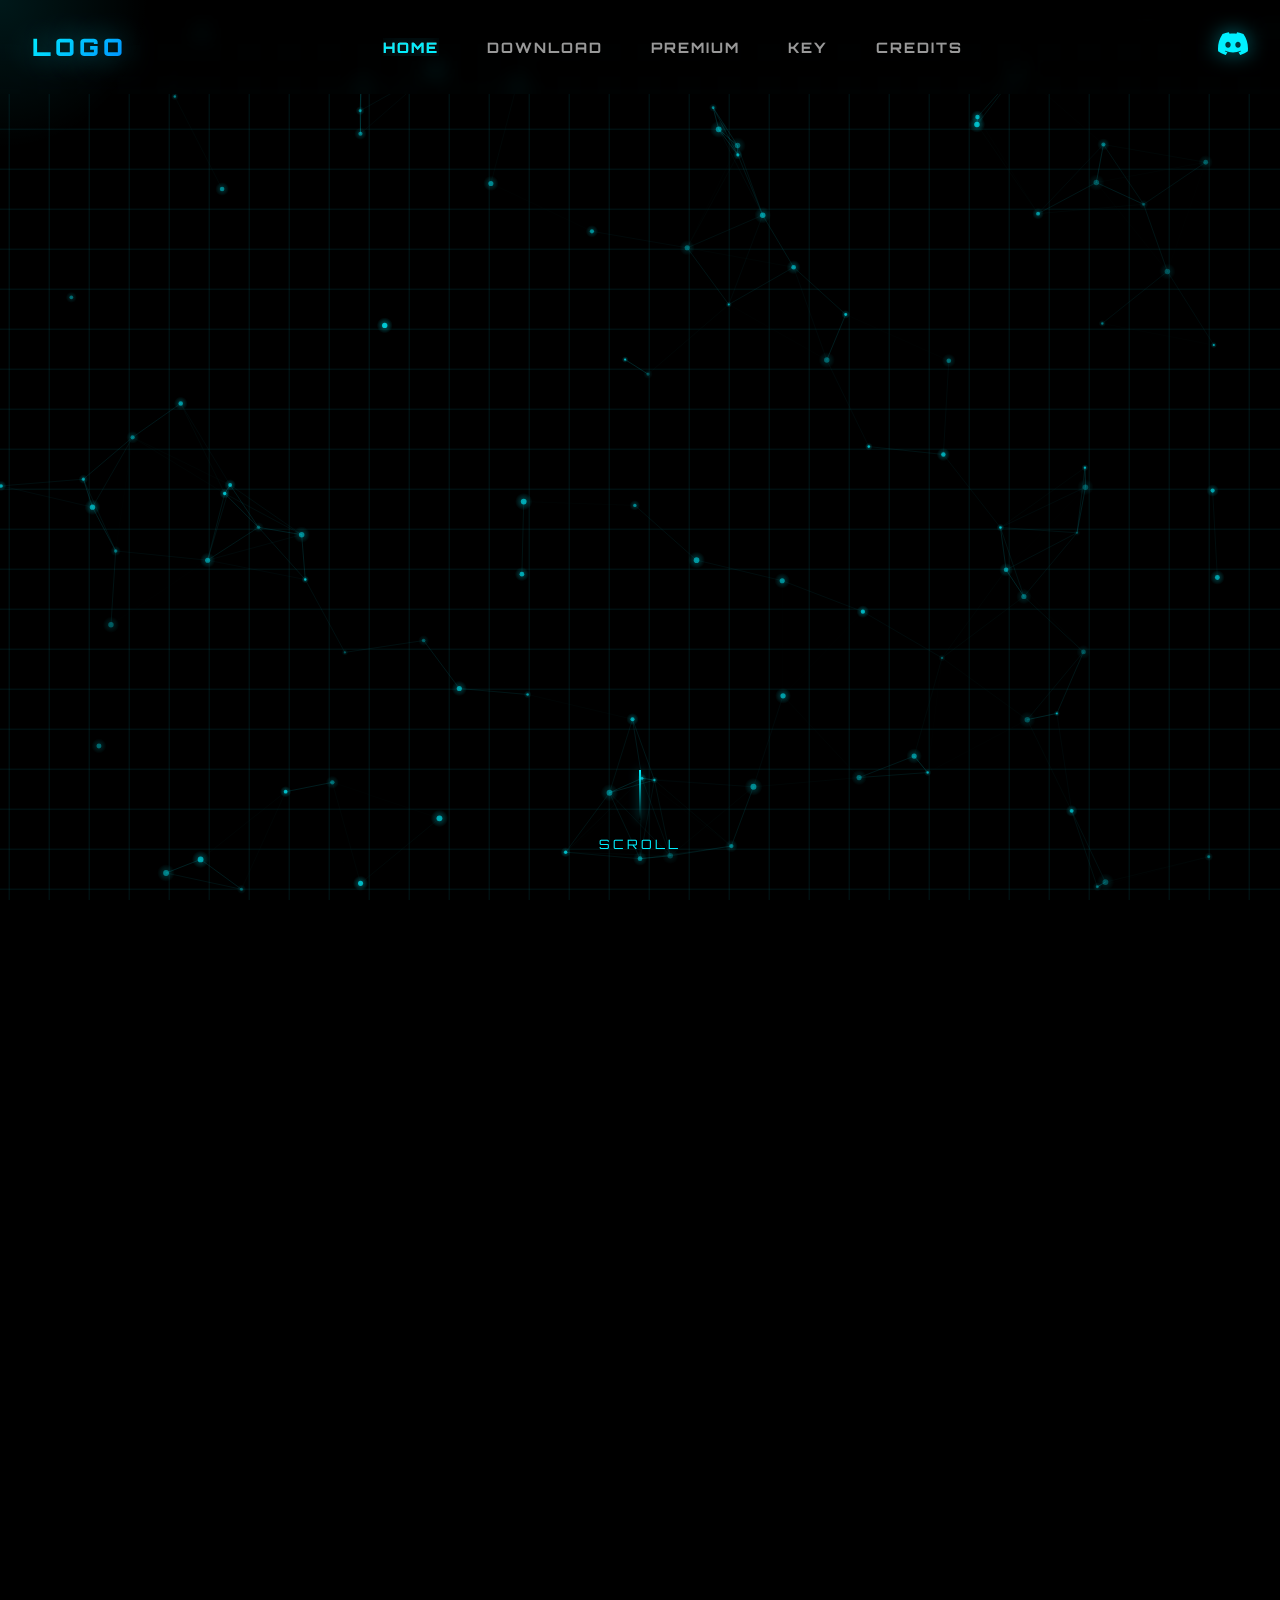
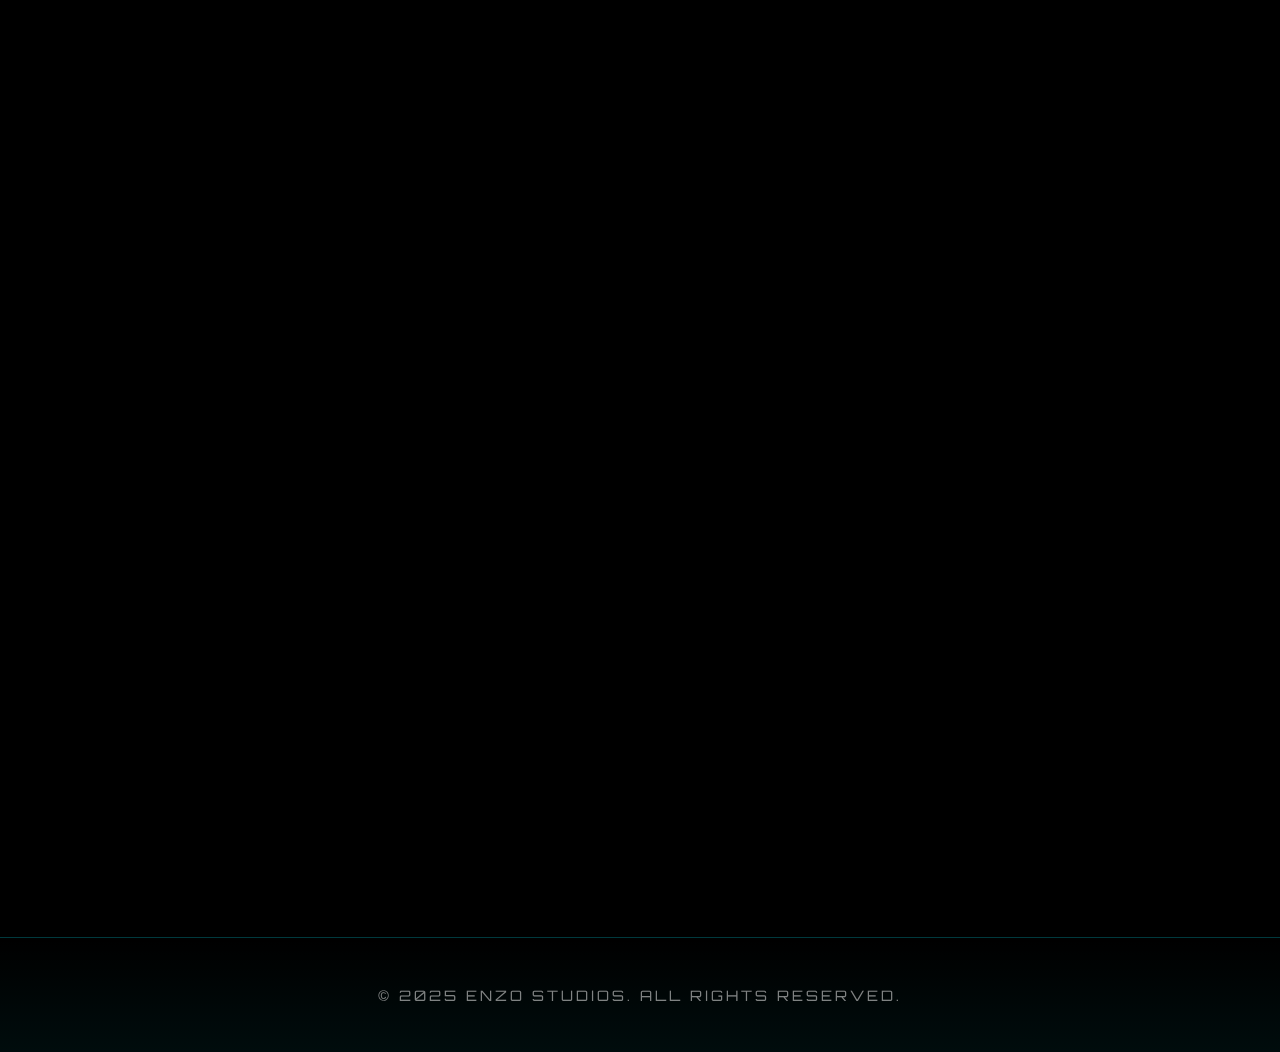
<file: index.html>
<!DOCTYPE html>
<html lang="en">
<head>
    <meta charset="UTF-8">
    <meta name="viewport" content="width=device-width, initial-scale=1.0">
    <title>ENZO - The Future of Execution</title>
    <link rel="stylesheet" href="css/styles.css">
    <link rel="preconnect" href="https://fonts.googleapis.com">
    <link rel="preconnect" href="https://fonts.gstatic.com" crossorigin>
    <link href="https://fonts.googleapis.com/css2?family=Orbitron:wght@400;500;600;700;800;900&family=Rajdhani:wght@300;400;500;600;700&display=swap" rel="stylesheet">
</head>
<body>
    <canvas id="particleCanvas"></canvas>
    <canvas id="gridCanvas"></canvas>

    <nav class="floating-nav">
        <div class="nav-wrapper">
            <div class="logo-nav">LOGO</div>
            <div class="nav-menu">
                <a href="index.html" class="nav-item active" data-text="HOME">HOME</a>
                <a href="pages/download.html" class="nav-item" data-text="DOWNLOAD">DOWNLOAD</a>
                <a href="pages/premium.html" class="nav-item" data-text="PREMIUM">PREMIUM</a>
                <a href="pages/key.html" class="nav-item" data-text="KEY">KEY</a>
                <a href="pages/credits.html" class="nav-item" data-text="CREDITS">CREDITS</a>
            </div>
            <a href="https://discord.gg/enzostudios" target="_blank" class="discord-icon">
                <svg viewBox="0 0 71 55" fill="currentColor">
                    <path d="M60.1045 4.8978C55.5792 2.8214 50.7265 1.2916 45.6527 0.41542C45.5603 0.39851 45.468 0.440769 45.4204 0.525289C44.7963 1.6353 44.105 3.0834 43.6209 4.2216C38.1637 3.4046 32.7345 3.4046 27.3892 4.2216C26.905 3.0581 26.1886 1.6353 25.5617 0.525289C25.5141 0.443589 25.4218 0.40133 25.3294 0.41542C20.2584 1.2888 15.4057 2.8186 10.8776 4.8978C10.8384 4.9147 10.8048 4.9429 10.7825 4.9795C1.57795 18.7309 -0.943561 32.1443 0.293408 45.3914C0.299005 45.4562 0.335386 45.5182 0.385761 45.5576C6.45866 50.0174 12.3413 52.7249 18.1147 54.5195C18.2071 54.5477 18.305 54.5139 18.3638 54.4378C19.7295 52.5728 20.9469 50.6063 21.9907 48.5383C22.0523 48.4172 21.9935 48.2735 21.8676 48.2256C19.9366 47.4931 18.0979 46.6 16.3292 45.5858C16.1893 45.5041 16.1781 45.304 16.3068 45.2082C16.679 44.9293 17.0513 44.6391 17.4067 44.3461C17.471 44.2926 17.5606 44.2813 17.6362 44.3151C29.2558 49.6202 41.8354 49.6202 53.3179 44.3151C53.3935 44.2785 53.4831 44.2898 53.5502 44.3433C53.9057 44.6363 54.2779 44.9293 54.6529 45.2082C54.7816 45.304 54.7732 45.5041 54.6333 45.5858C52.8646 46.6197 51.0259 47.4931 49.0921 48.2228C48.9662 48.2707 48.9102 48.4172 48.9718 48.5383C50.038 50.6034 51.2554 52.5699 52.5959 54.435C52.6519 54.5139 52.7526 54.5477 52.845 54.5195C58.6464 52.7249 64.529 50.0174 70.6019 45.5576C70.6551 45.5182 70.6887 45.459 70.6943 45.3942C72.1747 30.0791 68.2147 16.7757 60.1968 4.9823C60.1772 4.9429 60.1437 4.9147 60.1045 4.8978ZM23.7259 37.3253C20.2276 37.3253 17.3451 34.1136 17.3451 30.1693C17.3451 26.225 20.1717 23.0133 23.7259 23.0133C27.308 23.0133 30.1626 26.2532 30.1066 30.1693C30.1066 34.1136 27.28 37.3253 23.7259 37.3253ZM47.3178 37.3253C43.8196 37.3253 40.9371 34.1136 40.9371 30.1693C40.9371 26.225 43.7636 23.0133 47.3178 23.0133C50.9 23.0133 53.7545 26.2532 53.6986 30.1693C53.6986 34.1136 50.9 37.3253 47.3178 37.3253Z"/>
                </svg>
            </a>
        </div>
    </nav>

    <section class="hero-container">
        <div class="hero-content-wrapper">
            <div class="logo-hero animate-in">LOGO</div>

            <div class="title-container animate-in">
                <h1 class="glitch-text" data-text="ENZO">ENZO</h1>
                <div class="title-underline"></div>
            </div>

            <div class="subtitle-container animate-in">
                <h2>A NEW ERA OF ROBLOX EXECUTION</h2>
            </div>

            <div class="description-container animate-in">
                <p class="typing-text">Dominate with the most powerful, undetected, and stable Roblox executor.</p>
                <p class="typing-text delay-1">Built for high-performance script execution.</p>
            </div>

            <div class="cta-container animate-in">
                <a href="pages/download.html" class="cta-button primary">
                    <span class="button-content">
                        <span class="button-icon">↓</span>
                        <span class="button-text">DOWNLOAD NOW</span>
                    </span>
                    <span class="button-glow"></span>
                </a>
                <a href="pages/premium.html" class="cta-button secondary">
                    <span class="button-content">
                        <span class="button-icon">⚡</span>
                        <span class="button-text">VIEW PREMIUM</span>
                    </span>
                    <span class="button-glow"></span>
                </a>
            </div>
        </div>

        <div class="scroll-indicator">
            <div class="scroll-line"></div>
            <span>SCROLL</span>
        </div>
    </section>

    <section class="features-section">
        <div class="section-header reveal">
            <h2 class="section-title">UNMATCHED POWER</h2>
            <div class="section-line"></div>
        </div>

        <div class="features-grid">
            <div class="feature-card reveal">
                <div class="feature-icon">
                    <div class="icon-hexagon">
                        <span>100%</span>
                    </div>
                </div>
                <h3>UNDETECTED</h3>
                <p>Advanced anti-detection technology keeps you safe while executing scripts</p>
                <div class="feature-line"></div>
            </div>

            <div class="feature-card reveal">
                <div class="feature-icon">
                    <div class="icon-hexagon">
                        <span>∞</span>
                    </div>
                </div>
                <h3>UNLIMITED POWER</h3>
                <p>Execute any script with our powerful engine built for performance</p>
                <div class="feature-line"></div>
            </div>

            <div class="feature-card reveal">
                <div class="feature-icon">
                    <div class="icon-hexagon">
                        <span>⚡</span>
                    </div>
                </div>
                <h3>LIGHTNING FAST</h3>
                <p>Optimized execution speeds for instant script performance</p>
                <div class="feature-line"></div>
            </div>
        </div>
    </section>

    <section class="discord-section reveal">
        <div class="discord-container">
            <div class="discord-content">
                <div class="discord-badge">VERIFIED</div>
                <h2>JOIN OUR COMMUNITY</h2>
                <p>Connect with thousands of users on our official Discord server</p>
                <a href="https://discord.gg/enzostudios" target="_blank" class="discord-button">
                    <svg viewBox="0 0 71 55" fill="currentColor">
                        <path d="M60.1045 4.8978C55.5792 2.8214 50.7265 1.2916 45.6527 0.41542C45.5603 0.39851 45.468 0.440769 45.4204 0.525289C44.7963 1.6353 44.105 3.0834 43.6209 4.2216C38.1637 3.4046 32.7345 3.4046 27.3892 4.2216C26.905 3.0581 26.1886 1.6353 25.5617 0.525289C25.5141 0.443589 25.4218 0.40133 25.3294 0.41542C20.2584 1.2888 15.4057 2.8186 10.8776 4.8978C10.8384 4.9147 10.8048 4.9429 10.7825 4.9795C1.57795 18.7309 -0.943561 32.1443 0.293408 45.3914C0.299005 45.4562 0.335386 45.5182 0.385761 45.5576C6.45866 50.0174 12.3413 52.7249 18.1147 54.5195C18.2071 54.5477 18.305 54.5139 18.3638 54.4378C19.7295 52.5728 20.9469 50.6063 21.9907 48.5383C22.0523 48.4172 21.9935 48.2735 21.8676 48.2256C19.9366 47.4931 18.0979 46.6 16.3292 45.5858C16.1893 45.5041 16.1781 45.304 16.3068 45.2082C16.679 44.9293 17.0513 44.6391 17.4067 44.3461C17.471 44.2926 17.5606 44.2813 17.6362 44.3151C29.2558 49.6202 41.8354 49.6202 53.3179 44.3151C53.3935 44.2785 53.4831 44.2898 53.5502 44.3433C53.9057 44.6363 54.2779 44.9293 54.6529 45.2082C54.7816 45.304 54.7732 45.5041 54.6333 45.5858C52.8646 46.6197 51.0259 47.4931 49.0921 48.2228C48.9662 48.2707 48.9102 48.4172 48.9718 48.5383C50.038 50.6034 51.2554 52.5699 52.5959 54.435C52.6519 54.5139 52.7526 54.5477 52.845 54.5195C58.6464 52.7249 64.529 50.0174 70.6019 45.5576C70.6551 45.5182 70.6887 45.459 70.6943 45.3942C72.1747 30.0791 68.2147 16.7757 60.1968 4.9823C60.1772 4.9429 60.1437 4.9147 60.1045 4.8978ZM23.7259 37.3253C20.2276 37.3253 17.3451 34.1136 17.3451 30.1693C17.3451 26.225 20.1717 23.0133 23.7259 23.0133C27.308 23.0133 30.1626 26.2532 30.1066 30.1693C30.1066 34.1136 27.28 37.3253 23.7259 37.3253ZM47.3178 37.3253C43.8196 37.3253 40.9371 34.1136 40.9371 30.1693C40.9371 26.225 43.7636 23.0133 47.3178 23.0133C50.9 23.0133 53.7545 26.2532 53.6986 30.1693C53.6986 34.1136 50.9 37.3253 47.3178 37.3253Z"/>
                    </svg>
                    <span>discord.gg/enzostudios</span>
                </a>
            </div>
        </div>
    </section>

    <footer class="site-footer">
        <p>&copy; 2025 ENZO STUDIOS. ALL RIGHTS RESERVED.</p>
    </footer>

    <script src="js/script.js"></script>
</body>
</html>
</file>
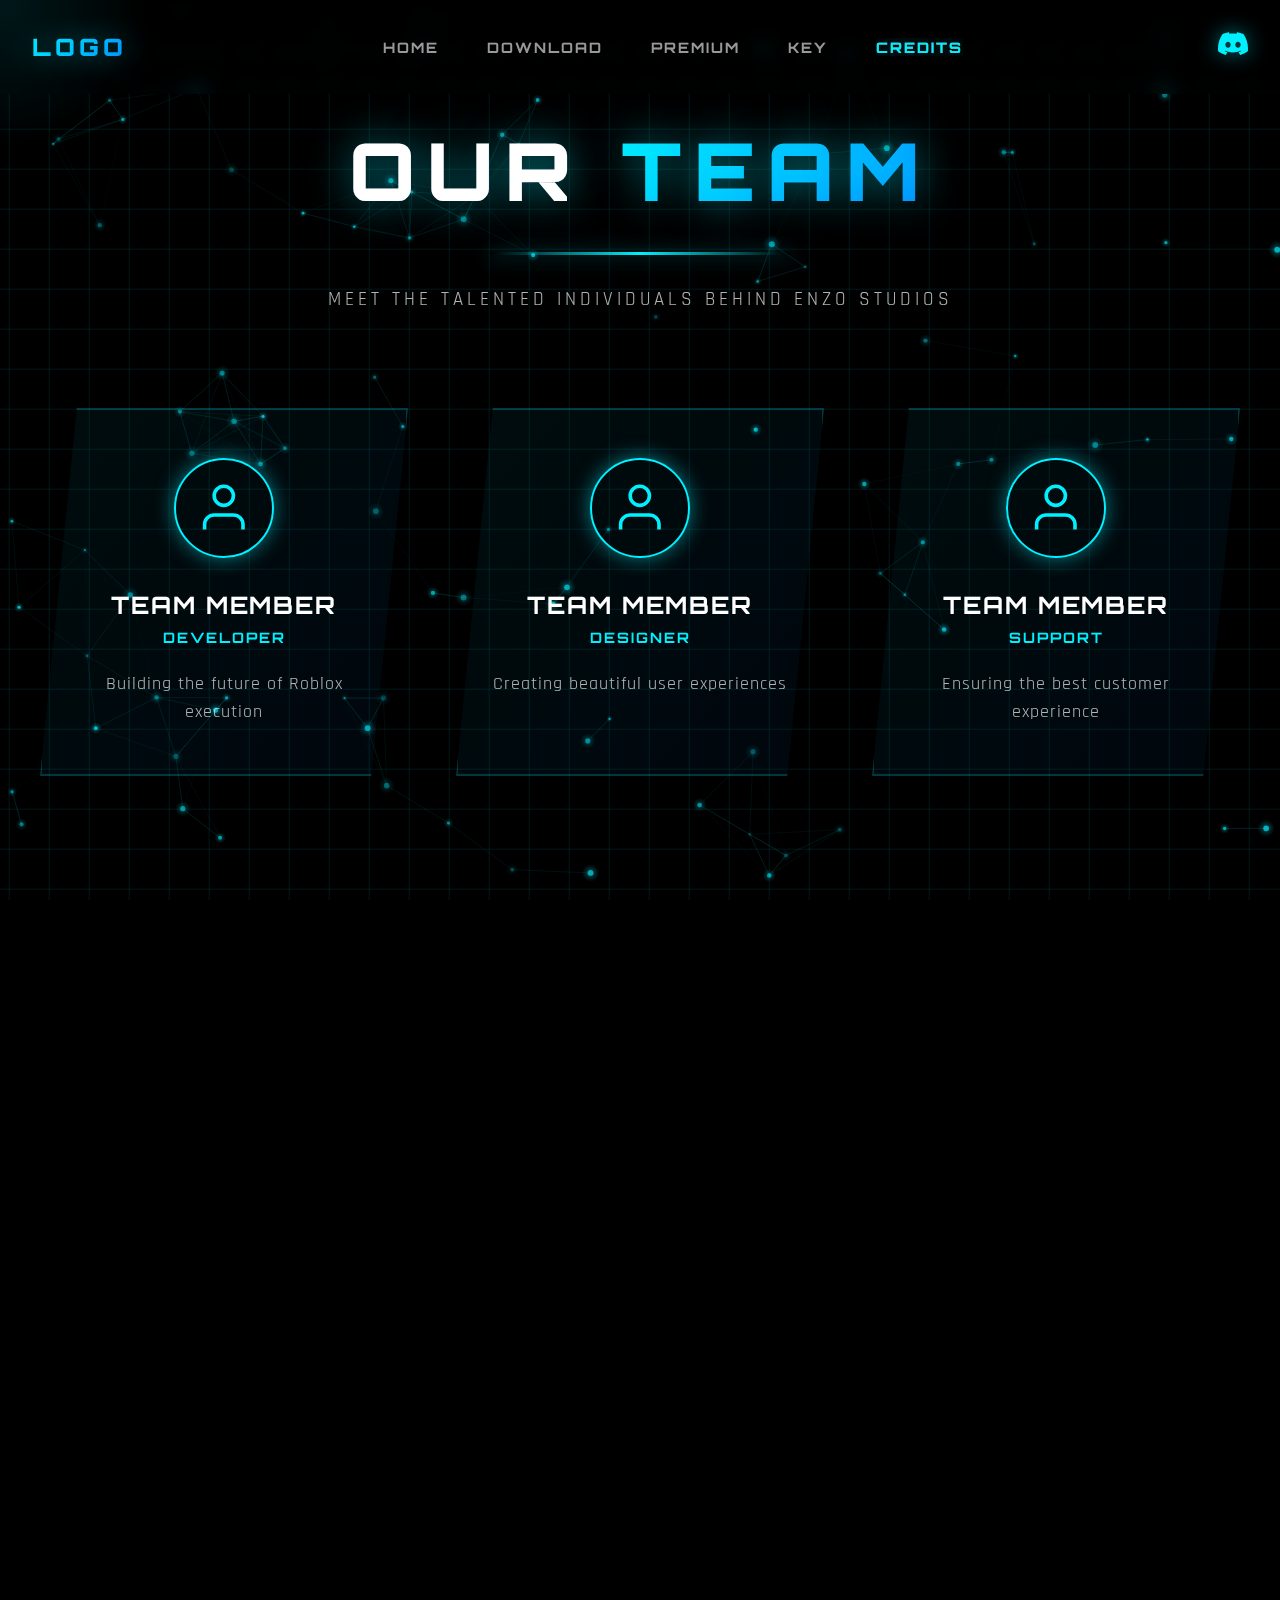
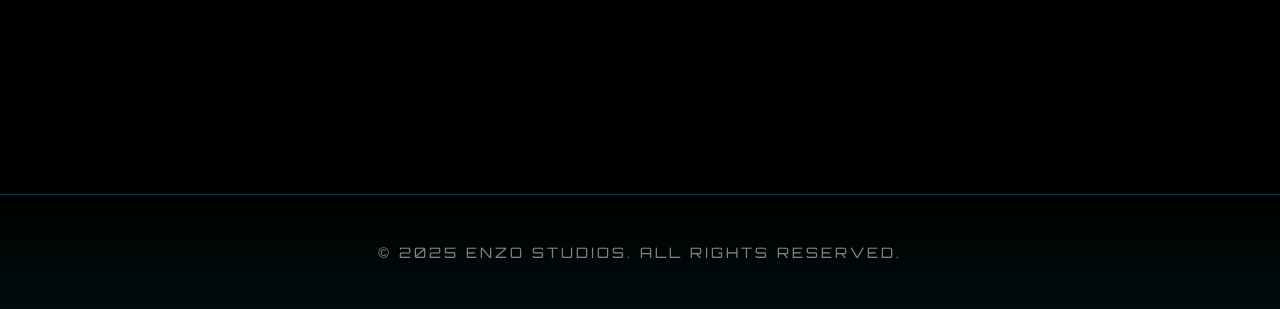
<file: pages/credits.html>
<!DOCTYPE html>
<html lang="en">
<head>
    <meta charset="UTF-8">
    <meta name="viewport" content="width=device-width, initial-scale=1.0">
    <title>ENZO Credits - Our Team</title>
    <link rel="stylesheet" href="../css/styles.css">
    <link rel="stylesheet" href="../css/pages.css">
    <link rel="stylesheet" href="../css/credits.css">
    <link rel="preconnect" href="https://fonts.googleapis.com">
    <link rel="preconnect" href="https://fonts.gstatic.com" crossorigin>
    <link href="https://fonts.googleapis.com/css2?family=Orbitron:wght@400;500;600;700;800;900&family=Rajdhani:wght@300;400;500;600;700&display=swap" rel="stylesheet">
</head>
<body>
    <canvas id="particleCanvas"></canvas>
    <canvas id="gridCanvas"></canvas>

    <nav class="floating-nav">
        <div class="nav-wrapper">
            <div class="logo-nav">LOGO</div>
            <div class="nav-menu">
                <a href="../index.html" class="nav-item" data-text="HOME">HOME</a>
                <a href="download.html" class="nav-item" data-text="DOWNLOAD">DOWNLOAD</a>
                <a href="premium.html" class="nav-item" data-text="PREMIUM">PREMIUM</a>
                <a href="key.html" class="nav-item" data-text="KEY">KEY</a>
                <a href="credits.html" class="nav-item active" data-text="CREDITS">CREDITS</a>
            </div>
            <a href="https://discord.gg/enzostudios" target="_blank" class="discord-icon">
                <svg viewBox="0 0 71 55" fill="currentColor">
                    <path d="M60.1045 4.8978C55.5792 2.8214 50.7265 1.2916 45.6527 0.41542C45.5603 0.39851 45.468 0.440769 45.4204 0.525289C44.7963 1.6353 44.105 3.0834 43.6209 4.2216C38.1637 3.4046 32.7345 3.4046 27.3892 4.2216C26.905 3.0581 26.1886 1.6353 25.5617 0.525289C25.5141 0.443589 25.4218 0.40133 25.3294 0.41542C20.2584 1.2888 15.4057 2.8186 10.8776 4.8978C10.8384 4.9147 10.8048 4.9429 10.7825 4.9795C1.57795 18.7309 -0.943561 32.1443 0.293408 45.3914C0.299005 45.4562 0.335386 45.5182 0.385761 45.5576C6.45866 50.0174 12.3413 52.7249 18.1147 54.5195C18.2071 54.5477 18.305 54.5139 18.3638 54.4378C19.7295 52.5728 20.9469 50.6063 21.9907 48.5383C22.0523 48.4172 21.9935 48.2735 21.8676 48.2256C19.9366 47.4931 18.0979 46.6 16.3292 45.5858C16.1893 45.5041 16.1781 45.304 16.3068 45.2082C16.679 44.9293 17.0513 44.6391 17.4067 44.3461C17.471 44.2926 17.5606 44.2813 17.6362 44.3151C29.2558 49.6202 41.8354 49.6202 53.3179 44.3151C53.3935 44.2785 53.4831 44.2898 53.5502 44.3433C53.9057 44.6363 54.2779 44.9293 54.6529 45.2082C54.7816 45.304 54.7732 45.5041 54.6333 45.5858C52.8646 46.6197 51.0259 47.4931 49.0921 48.2228C48.9662 48.2707 48.9102 48.4172 48.9718 48.5383C50.038 50.6034 51.2554 52.5699 52.5959 54.435C52.6519 54.5139 52.7526 54.5477 52.845 54.5195C58.6464 52.7249 64.529 50.0174 70.6019 45.5576C70.6551 45.5182 70.6887 45.459 70.6943 45.3942C72.1747 30.0791 68.2147 16.7757 60.1968 4.9823C60.1772 4.9429 60.1437 4.9147 60.1045 4.8978ZM23.7259 37.3253C20.2276 37.3253 17.3451 34.1136 17.3451 30.1693C17.3451 26.225 20.1717 23.0133 23.7259 23.0133C27.308 23.0133 30.1626 26.2532 30.1066 30.1693C30.1066 34.1136 27.28 37.3253 23.7259 37.3253ZM47.3178 37.3253C43.8196 37.3253 40.9371 34.1136 40.9371 30.1693C40.9371 26.225 43.7636 23.0133 47.3178 23.0133C50.9 23.0133 53.7545 26.2532 53.6986 30.1693C53.6986 34.1136 50.9 37.3253 47.3178 37.3253Z"/>
                </svg>
            </a>
        </div>
    </nav>

    <main class="page-container">
        <div class="page-header reveal">
            <h1 class="page-title">OUR <span class="highlight-text">TEAM</span></h1>
            <div class="title-line"></div>
            <p class="page-subtitle">MEET THE TALENTED INDIVIDUALS BEHIND ENZO STUDIOS</p>
        </div>

        <div class="team-container">
            <div class="team-member reveal">
                <div class="member-avatar">
                    <svg viewBox="0 0 24 24" fill="none" stroke="currentColor" stroke-width="1.5">
                        <path d="M20 21v-2a4 4 0 0 0-4-4H8a4 4 0 0 0-4 4v2"></path>
                        <circle cx="12" cy="7" r="4"></circle>
                    </svg>
                </div>
                <h3>TEAM MEMBER</h3>
                <p class="member-role">DEVELOPER</p>
                <p class="member-bio">Building the future of Roblox execution</p>
            </div>

            <div class="team-member reveal">
                <div class="member-avatar">
                    <svg viewBox="0 0 24 24" fill="none" stroke="currentColor" stroke-width="1.5">
                        <path d="M20 21v-2a4 4 0 0 0-4-4H8a4 4 0 0 0-4 4v2"></path>
                        <circle cx="12" cy="7" r="4"></circle>
                    </svg>
                </div>
                <h3>TEAM MEMBER</h3>
                <p class="member-role">DESIGNER</p>
                <p class="member-bio">Creating beautiful user experiences</p>
            </div>

            <div class="team-member reveal">
                <div class="member-avatar">
                    <svg viewBox="0 0 24 24" fill="none" stroke="currentColor" stroke-width="1.5">
                        <path d="M20 21v-2a4 4 0 0 0-4-4H8a4 4 0 0 0-4 4v2"></path>
                        <circle cx="12" cy="7" r="4"></circle>
                    </svg>
                </div>
                <h3>TEAM MEMBER</h3>
                <p class="member-role">SUPPORT</p>
                <p class="member-bio">Ensuring the best customer experience</p>
            </div>
        </div>

        <div class="stats-section reveal">
            <h2 class="section-title-alt">BY THE NUMBERS</h2>
            <div class="stats-grid">
                <div class="stat-box">
                    <div class="stat-icon">
                        <svg viewBox="0 0 24 24" fill="none" stroke="currentColor" stroke-width="2">
                            <path d="M17 21v-2a4 4 0 0 0-4-4H5a4 4 0 0 0-4 4v2"></path>
                            <circle cx="9" cy="7" r="4"></circle>
                            <path d="M23 21v-2a4 4 0 0 0-3-3.87"></path>
                            <path d="M16 3.13a4 4 0 0 1 0 7.75"></path>
                        </svg>
                    </div>
                    <div class="stat-number">10K+</div>
                    <div class="stat-label">ACTIVE USERS</div>
                </div>

                <div class="stat-box">
                    <div class="stat-icon">
                        <svg viewBox="0 0 24 24" fill="none" stroke="currentColor" stroke-width="2">
                            <polyline points="22 12 18 12 15 21 9 3 6 12 2 12"></polyline>
                        </svg>
                    </div>
                    <div class="stat-number">99.9%</div>
                    <div class="stat-label">UPTIME</div>
                </div>

                <div class="stat-box">
                    <div class="stat-icon">
                        <svg viewBox="0 0 24 24" fill="none" stroke="currentColor" stroke-width="2">
                            <path d="M12 22s8-4 8-10V5l-8-3-8 3v7c0 6 8 10 8 10z"/>
                        </svg>
                    </div>
                    <div class="stat-number">100%</div>
                    <div class="stat-label">UNDETECTED</div>
                </div>
            </div>
        </div>

        <div class="community-section reveal">
            <div class="community-content">
                <h2>JOIN OUR COMMUNITY</h2>
                <p>Connect with thousands of users and stay updated with the latest news.</p>
                <a href="https://discord.gg/enzostudios" target="_blank" class="community-button">
                    <svg viewBox="0 0 71 55" fill="currentColor">
                        <path d="M60.1045 4.8978C55.5792 2.8214 50.7265 1.2916 45.6527 0.41542C45.5603 0.39851 45.468 0.440769 45.4204 0.525289C44.7963 1.6353 44.105 3.0834 43.6209 4.2216C38.1637 3.4046 32.7345 3.4046 27.3892 4.2216C26.905 3.0581 26.1886 1.6353 25.5617 0.525289C25.5141 0.443589 25.4218 0.40133 25.3294 0.41542C20.2584 1.2888 15.4057 2.8186 10.8776 4.8978C10.8384 4.9147 10.8048 4.9429 10.7825 4.9795C1.57795 18.7309 -0.943561 32.1443 0.293408 45.3914C0.299005 45.4562 0.335386 45.5182 0.385761 45.5576C6.45866 50.0174 12.3413 52.7249 18.1147 54.5195C18.2071 54.5477 18.305 54.5139 18.3638 54.4378C19.7295 52.5728 20.9469 50.6063 21.9907 48.5383C22.0523 48.4172 21.9935 48.2735 21.8676 48.2256C19.9366 47.4931 18.0979 46.6 16.3292 45.5858C16.1893 45.5041 16.1781 45.304 16.3068 45.2082C16.679 44.9293 17.0513 44.6391 17.4067 44.3461C17.471 44.2926 17.5606 44.2813 17.6362 44.3151C29.2558 49.6202 41.8354 49.6202 53.3179 44.3151C53.3935 44.2785 53.4831 44.2898 53.5502 44.3433C53.9057 44.6363 54.2779 44.9293 54.6529 45.2082C54.7816 45.304 54.7732 45.5041 54.6333 45.5858C52.8646 46.6197 51.0259 47.4931 49.0921 48.2228C48.9662 48.2707 48.9102 48.4172 48.9718 48.5383C50.038 50.6034 51.2554 52.5699 52.5959 54.435C52.6519 54.5139 52.7526 54.5477 52.845 54.5195C58.6464 52.7249 64.529 50.0174 70.6019 45.5576C70.6551 45.5182 70.6887 45.459 70.6943 45.3942C72.1747 30.0791 68.2147 16.7757 60.1968 4.9823C60.1772 4.9429 60.1437 4.9147 60.1045 4.8978ZM23.7259 37.3253C20.2276 37.3253 17.3451 34.1136 17.3451 30.1693C17.3451 26.225 20.1717 23.0133 23.7259 23.0133C27.308 23.0133 30.1626 26.2532 30.1066 30.1693C30.1066 34.1136 27.28 37.3253 23.7259 37.3253ZM47.3178 37.3253C43.8196 37.3253 40.9371 34.1136 40.9371 30.1693C40.9371 26.225 43.7636 23.0133 47.3178 23.0133C50.9 23.0133 53.7545 26.2532 53.6986 30.1693C53.6986 34.1136 50.9 37.3253 47.3178 37.3253Z"/>
                    </svg>
                    <span>JOIN DISCORD SERVER</span>
                </a>
            </div>
        </div>
    </main>

    <footer class="site-footer">
        <p>&copy; 2025 ENZO STUDIOS. ALL RIGHTS RESERVED.</p>
    </footer>

    <script src="../js/script.js"></script>
</body>
</html>
</file>
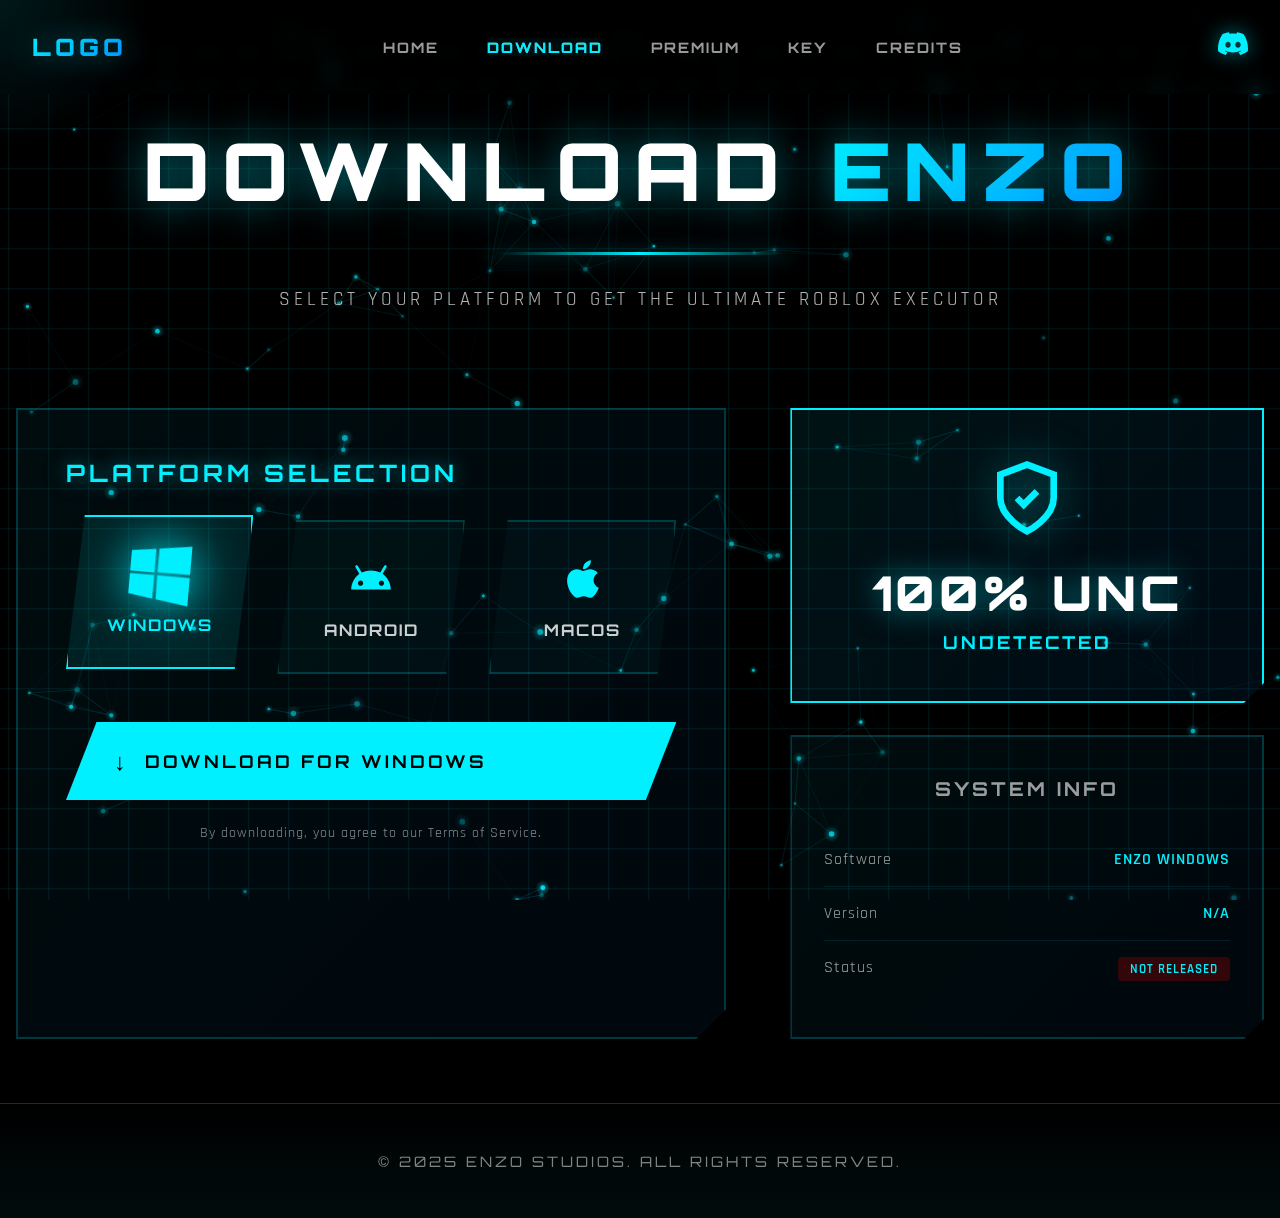
<file: pages/download.html>
<!DOCTYPE html>
<html lang="en">
<head>
    <meta charset="UTF-8">
    <meta name="viewport" content="width=device-width, initial-scale=1.0">
    <title>Download ENZO - Ultimate Roblox Executor</title>
    <link rel="stylesheet" href="../css/styles.css">
    <link rel="stylesheet" href="../css/pages.css">
    <link rel="preconnect" href="https://fonts.googleapis.com">
    <link rel="preconnect" href="https://fonts.gstatic.com" crossorigin>
    <link href="https://fonts.googleapis.com/css2?family=Orbitron:wght@400;500;600;700;800;900&family=Rajdhani:wght@300;400;500;600;700&display=swap" rel="stylesheet">
</head>
<body>
    <canvas id="particleCanvas"></canvas>
    <canvas id="gridCanvas"></canvas>

    <nav class="floating-nav">
        <div class="nav-wrapper">
            <div class="logo-nav">LOGO</div>
            <div class="nav-menu">
                <a href="../index.html" class="nav-item" data-text="HOME">HOME</a>
                <a href="download.html" class="nav-item active" data-text="DOWNLOAD">DOWNLOAD</a>
                <a href="premium.html" class="nav-item" data-text="PREMIUM">PREMIUM</a>
                <a href="key.html" class="nav-item" data-text="KEY">KEY</a>
                <a href="credits.html" class="nav-item" data-text="CREDITS">CREDITS</a>
            </div>
            <a href="https://discord.gg/enzostudios" target="_blank" class="discord-icon">
                <svg viewBox="0 0 71 55" fill="currentColor">
                    <path d="M60.1045 4.8978C55.5792 2.8214 50.7265 1.2916 45.6527 0.41542C45.5603 0.39851 45.468 0.440769 45.4204 0.525289C44.7963 1.6353 44.105 3.0834 43.6209 4.2216C38.1637 3.4046 32.7345 3.4046 27.3892 4.2216C26.905 3.0581 26.1886 1.6353 25.5617 0.525289C25.5141 0.443589 25.4218 0.40133 25.3294 0.41542C20.2584 1.2888 15.4057 2.8186 10.8776 4.8978C10.8384 4.9147 10.8048 4.9429 10.7825 4.9795C1.57795 18.7309 -0.943561 32.1443 0.293408 45.3914C0.299005 45.4562 0.335386 45.5182 0.385761 45.5576C6.45866 50.0174 12.3413 52.7249 18.1147 54.5195C18.2071 54.5477 18.305 54.5139 18.3638 54.4378C19.7295 52.5728 20.9469 50.6063 21.9907 48.5383C22.0523 48.4172 21.9935 48.2735 21.8676 48.2256C19.9366 47.4931 18.0979 46.6 16.3292 45.5858C16.1893 45.5041 16.1781 45.304 16.3068 45.2082C16.679 44.9293 17.0513 44.6391 17.4067 44.3461C17.471 44.2926 17.5606 44.2813 17.6362 44.3151C29.2558 49.6202 41.8354 49.6202 53.3179 44.3151C53.3935 44.2785 53.4831 44.2898 53.5502 44.3433C53.9057 44.6363 54.2779 44.9293 54.6529 45.2082C54.7816 45.304 54.7732 45.5041 54.6333 45.5858C52.8646 46.6197 51.0259 47.4931 49.0921 48.2228C48.9662 48.2707 48.9102 48.4172 48.9718 48.5383C50.038 50.6034 51.2554 52.5699 52.5959 54.435C52.6519 54.5139 52.7526 54.5477 52.845 54.5195C58.6464 52.7249 64.529 50.0174 70.6019 45.5576C70.6551 45.5182 70.6887 45.459 70.6943 45.3942C72.1747 30.0791 68.2147 16.7757 60.1968 4.9823C60.1772 4.9429 60.1437 4.9147 60.1045 4.8978ZM23.7259 37.3253C20.2276 37.3253 17.3451 34.1136 17.3451 30.1693C17.3451 26.225 20.1717 23.0133 23.7259 23.0133C27.308 23.0133 30.1626 26.2532 30.1066 30.1693C30.1066 34.1136 27.28 37.3253 23.7259 37.3253ZM47.3178 37.3253C43.8196 37.3253 40.9371 34.1136 40.9371 30.1693C40.9371 26.225 43.7636 23.0133 47.3178 23.0133C50.9 23.0133 53.7545 26.2532 53.6986 30.1693C53.6986 34.1136 50.9 37.3253 47.3178 37.3253Z"/>
                </svg>
            </a>
        </div>
    </nav>

    <main class="page-container">
        <div class="page-header reveal">
            <h1 class="page-title">DOWNLOAD <span class="highlight-text">ENZO</span></h1>
            <div class="title-line"></div>
            <p class="page-subtitle">SELECT YOUR PLATFORM TO GET THE ULTIMATE ROBLOX EXECUTOR</p>
        </div>

        <div class="download-layout">
            <div class="platform-selector reveal">
                <h2 class="selector-title">PLATFORM SELECTION</h2>

                <div class="platform-grid">
                    <button class="platform-card active" data-platform="windows">
                        <div class="platform-icon">
                            <svg viewBox="0 0 24 24" fill="currentColor">
                                <path d="M0 3.449L9.75 2.1v9.451H0m10.949-9.602L24 0v11.4H10.949M0 12.6h9.75v9.451L0 20.699M10.949 12.6H24V24l-12.9-1.801"/>
                            </svg>
                        </div>
                        <h3>WINDOWS</h3>
                        <div class="platform-glow"></div>
                    </button>

                    <button class="platform-card" data-platform="android">
                        <div class="platform-icon">
                            <svg viewBox="0 0 24 24" fill="currentColor">
                                <path d="M17.6 9.48l1.84-3.18c.16-.31.04-.69-.26-.85-.29-.15-.65-.06-.83.22l-1.88 3.24a11.5 11.5 0 0 0-8.94 0L5.65 5.67c-.19-.28-.54-.37-.83-.22-.3.16-.42.54-.26.85l1.84 3.18C4.25 11.24 2.5 13.88 2.5 17h19c0-3.12-1.75-5.76-3.9-7.52M7 15.25c-.69 0-1.25-.56-1.25-1.25s.56-1.25 1.25-1.25 1.25.56 1.25 1.25-.56 1.25-1.25 1.25m10 0c-.69 0-1.25-.56-1.25-1.25s.56-1.25 1.25-1.25 1.25.56 1.25 1.25-.56 1.25-1.25 1.25"/>
                            </svg>
                        </div>
                        <h3>ANDROID</h3>
                        <div class="platform-glow"></div>
                    </button>

                    <button class="platform-card" data-platform="macos">
                        <div class="platform-icon">
                            <svg viewBox="0 0 24 24" fill="currentColor">
                                <path d="M17.05 20.28c-.98.95-2.05.8-3.08.35-1.09-.46-2.09-.48-3.24 0-1.44.62-2.2.44-3.06-.35C2.79 15.25 3.51 7.59 9.05 7.31c1.35.07 2.29.74 3.08.8 1.18-.24 2.31-.93 3.57-.84 1.51.12 2.65.72 3.4 1.8-3.12 1.87-2.38 5.98.48 7.13-.57 1.5-1.31 2.99-2.54 4.09l.01-.01M12.03 7.25c-.15-2.23 1.66-4.07 3.74-4.25.29 2.58-2.34 4.5-3.74 4.25"/>
                            </svg>
                        </div>
                        <h3>MACOS</h3>
                        <div class="platform-glow"></div>
                    </button>
                </div>

                <button class="download-button" id="downloadButton">
                    <span class="button-content">
                        <span class="button-icon">↓</span>
                        <span class="button-text" id="downloadText">DOWNLOAD FOR WINDOWS</span>
                    </span>
                    <span class="button-glow"></span>
                </button>

                <p class="terms-notice">By downloading, you agree to our Terms of Service.</p>
            </div>

            <div class="info-panel">
                <div class="status-card reveal">
                    <div class="status-icon">
                        <svg viewBox="0 0 24 24" fill="none" stroke="currentColor" stroke-width="2">
                            <path d="M12 22s8-4 8-10V5l-8-3-8 3v7c0 6 8 10 8 10z"/>
                            <path d="M9 12l2 2 4-4"/>
                        </svg>
                    </div>
                    <h2>100% UNC</h2>
                    <p class="status-label">UNDETECTED</p>
                </div>

                <div class="system-info-card reveal">
                    <h3>SYSTEM INFO</h3>
                    <div class="info-row">
                        <span>Software</span>
                        <span id="systemSoftware">ENZO WINDOWS</span>
                    </div>
                    <div class="info-row">
                        <span>Version</span>
                        <span id="systemVersion">N/A</span>
                    </div>
                    <div class="info-row">
                        <span>Status</span>
                        <span class="status-badge" id="systemStatus">NOT RELEASED</span>
                    </div>
                </div>
            </div>
        </div>
    </main>

    <footer class="site-footer">
        <p>&copy; 2025 ENZO STUDIOS. ALL RIGHTS RESERVED.</p>
    </footer>

    <script src="../js/script.js"></script>
    <script src="../js/download.js"></script>
</body>
</html>
</file>
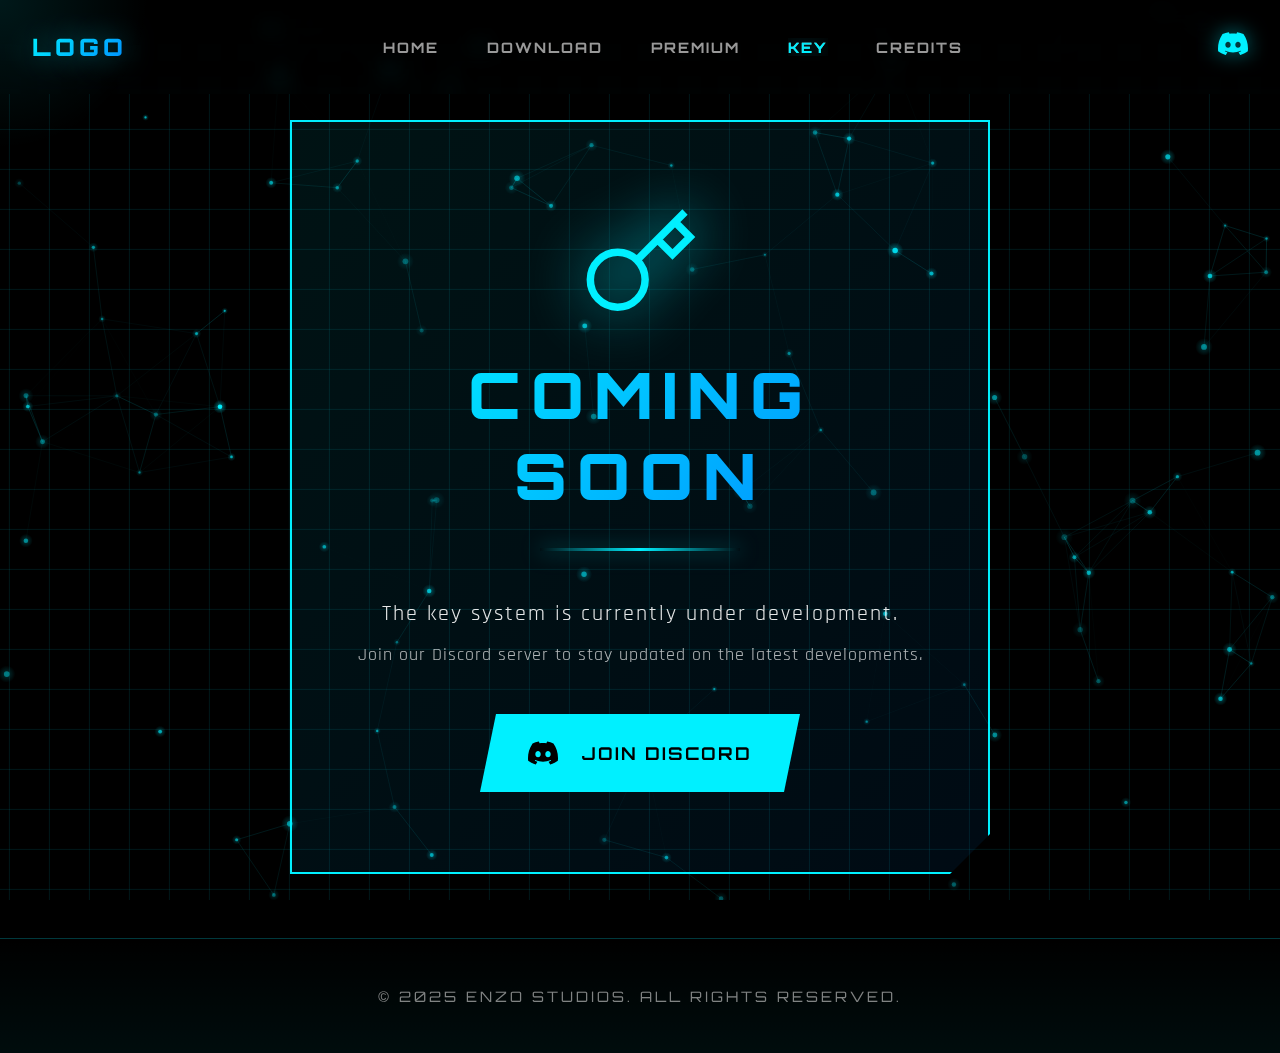
<file: pages/key.html>
<!DOCTYPE html>
<html lang="en">
<head>
    <meta charset="UTF-8">
    <meta name="viewport" content="width=device-width, initial-scale=1.0">
    <title>ENZO Key System</title>
    <link rel="stylesheet" href="../css/styles.css">
    <link rel="stylesheet" href="../css/pages.css">
    <link rel="preconnect" href="https://fonts.googleapis.com">
    <link rel="preconnect" href="https://fonts.gstatic.com" crossorigin>
    <link href="https://fonts.googleapis.com/css2?family=Orbitron:wght@400;500;600;700;800;900&family=Rajdhani:wght@300;400;500;600;700&display=swap" rel="stylesheet">
</head>
<body>
    <canvas id="particleCanvas"></canvas>
    <canvas id="gridCanvas"></canvas>

    <nav class="floating-nav">
        <div class="nav-wrapper">
            <div class="logo-nav">LOGO</div>
            <div class="nav-menu">
                <a href="../index.html" class="nav-item" data-text="HOME">HOME</a>
                <a href="download.html" class="nav-item" data-text="DOWNLOAD">DOWNLOAD</a>
                <a href="premium.html" class="nav-item" data-text="PREMIUM">PREMIUM</a>
                <a href="key.html" class="nav-item active" data-text="KEY">KEY</a>
                <a href="credits.html" class="nav-item" data-text="CREDITS">CREDITS</a>
            </div>
            <a href="https://discord.gg/enzostudios" target="_blank" class="discord-icon">
                <svg viewBox="0 0 71 55" fill="currentColor">
                    <path d="M60.1045 4.8978C55.5792 2.8214 50.7265 1.2916 45.6527 0.41542C45.5603 0.39851 45.468 0.440769 45.4204 0.525289C44.7963 1.6353 44.105 3.0834 43.6209 4.2216C38.1637 3.4046 32.7345 3.4046 27.3892 4.2216C26.905 3.0581 26.1886 1.6353 25.5617 0.525289C25.5141 0.443589 25.4218 0.40133 25.3294 0.41542C20.2584 1.2888 15.4057 2.8186 10.8776 4.8978C10.8384 4.9147 10.8048 4.9429 10.7825 4.9795C1.57795 18.7309 -0.943561 32.1443 0.293408 45.3914C0.299005 45.4562 0.335386 45.5182 0.385761 45.5576C6.45866 50.0174 12.3413 52.7249 18.1147 54.5195C18.2071 54.5477 18.305 54.5139 18.3638 54.4378C19.7295 52.5728 20.9469 50.6063 21.9907 48.5383C22.0523 48.4172 21.9935 48.2735 21.8676 48.2256C19.9366 47.4931 18.0979 46.6 16.3292 45.5858C16.1893 45.5041 16.1781 45.304 16.3068 45.2082C16.679 44.9293 17.0513 44.6391 17.4067 44.3461C17.471 44.2926 17.5606 44.2813 17.6362 44.3151C29.2558 49.6202 41.8354 49.6202 53.3179 44.3151C53.3935 44.2785 53.4831 44.2898 53.5502 44.3433C53.9057 44.6363 54.2779 44.9293 54.6529 45.2082C54.7816 45.304 54.7732 45.5041 54.6333 45.5858C52.8646 46.6197 51.0259 47.4931 49.0921 48.2228C48.9662 48.2707 48.9102 48.4172 48.9718 48.5383C50.038 50.6034 51.2554 52.5699 52.5959 54.435C52.6519 54.5139 52.7526 54.5477 52.845 54.5195C58.6464 52.7249 64.529 50.0174 70.6019 45.5576C70.6551 45.5182 70.6887 45.459 70.6943 45.3942C72.1747 30.0791 68.2147 16.7757 60.1968 4.9823C60.1772 4.9429 60.1437 4.9147 60.1045 4.8978ZM23.7259 37.3253C20.2276 37.3253 17.3451 34.1136 17.3451 30.1693C17.3451 26.225 20.1717 23.0133 23.7259 23.0133C27.308 23.0133 30.1626 26.2532 30.1066 30.1693C30.1066 34.1136 27.28 37.3253 23.7259 37.3253ZM47.3178 37.3253C43.8196 37.3253 40.9371 34.1136 40.9371 30.1693C40.9371 26.225 43.7636 23.0133 47.3178 23.0133C50.9 23.0133 53.7545 26.2532 53.6986 30.1693C53.6986 34.1136 50.9 37.3253 47.3178 37.3253Z"/>
                </svg>
            </a>
        </div>
    </nav>

    <main class="page-container">
        <div class="coming-soon-wrapper">
            <div class="coming-soon-box reveal">
                <div class="key-icon-large">
                    <svg viewBox="0 0 24 24" fill="none" stroke="currentColor" stroke-width="1.5">
                        <path d="M21 2l-2 2m-7.61 7.61a5.5 5.5 0 1 1-7.778 7.778 5.5 5.5 0 0 1 7.777-7.777zm0 0L15.5 7.5m0 0l3 3L22 7l-3-3m-3.5 3.5L19 4"></path>
                    </svg>
                </div>
                <h1>COMING SOON</h1>
                <div class="coming-soon-line"></div>
                <p class="coming-soon-text">The key system is currently under development.</p>
                <p class="coming-soon-subtext">Join our Discord server to stay updated on the latest developments.</p>
                <a href="https://discord.gg/enzostudios" target="_blank" class="coming-soon-button">
                    <svg viewBox="0 0 71 55" fill="currentColor">
                        <path d="M60.1045 4.8978C55.5792 2.8214 50.7265 1.2916 45.6527 0.41542C45.5603 0.39851 45.468 0.440769 45.4204 0.525289C44.7963 1.6353 44.105 3.0834 43.6209 4.2216C38.1637 3.4046 32.7345 3.4046 27.3892 4.2216C26.905 3.0581 26.1886 1.6353 25.5617 0.525289C25.5141 0.443589 25.4218 0.40133 25.3294 0.41542C20.2584 1.2888 15.4057 2.8186 10.8776 4.8978C10.8384 4.9147 10.8048 4.9429 10.7825 4.9795C1.57795 18.7309 -0.943561 32.1443 0.293408 45.3914C0.299005 45.4562 0.335386 45.5182 0.385761 45.5576C6.45866 50.0174 12.3413 52.7249 18.1147 54.5195C18.2071 54.5477 18.305 54.5139 18.3638 54.4378C19.7295 52.5728 20.9469 50.6063 21.9907 48.5383C22.0523 48.4172 21.9935 48.2735 21.8676 48.2256C19.9366 47.4931 18.0979 46.6 16.3292 45.5858C16.1893 45.5041 16.1781 45.304 16.3068 45.2082C16.679 44.9293 17.0513 44.6391 17.4067 44.3461C17.471 44.2926 17.5606 44.2813 17.6362 44.3151C29.2558 49.6202 41.8354 49.6202 53.3179 44.3151C53.3935 44.2785 53.4831 44.2898 53.5502 44.3433C53.9057 44.6363 54.2779 44.9293 54.6529 45.2082C54.7816 45.304 54.7732 45.5041 54.6333 45.5858C52.8646 46.6197 51.0259 47.4931 49.0921 48.2228C48.9662 48.2707 48.9102 48.4172 48.9718 48.5383C50.038 50.6034 51.2554 52.5699 52.5959 54.435C52.6519 54.5139 52.7526 54.5477 52.845 54.5195C58.6464 52.7249 64.529 50.0174 70.6019 45.5576C70.6551 45.5182 70.6887 45.459 70.6943 45.3942C72.1747 30.0791 68.2147 16.7757 60.1968 4.9823C60.1772 4.9429 60.1437 4.9147 60.1045 4.8978ZM23.7259 37.3253C20.2276 37.3253 17.3451 34.1136 17.3451 30.1693C17.3451 26.225 20.1717 23.0133 23.7259 23.0133C27.308 23.0133 30.1626 26.2532 30.1066 30.1693C30.1066 34.1136 27.28 37.3253 23.7259 37.3253ZM47.3178 37.3253C43.8196 37.3253 40.9371 34.1136 40.9371 30.1693C40.9371 26.225 43.7636 23.0133 47.3178 23.0133C50.9 23.0133 53.7545 26.2532 53.6986 30.1693C53.6986 34.1136 50.9 37.3253 47.3178 37.3253Z"/>
                    </svg>
                    <span>JOIN DISCORD</span>
                </a>
            </div>
        </div>
    </main>

    <footer class="site-footer">
        <p>&copy; 2025 ENZO STUDIOS. ALL RIGHTS RESERVED.</p>
    </footer>

    <script src="../js/script.js"></script>
</body>
</html>
</file>
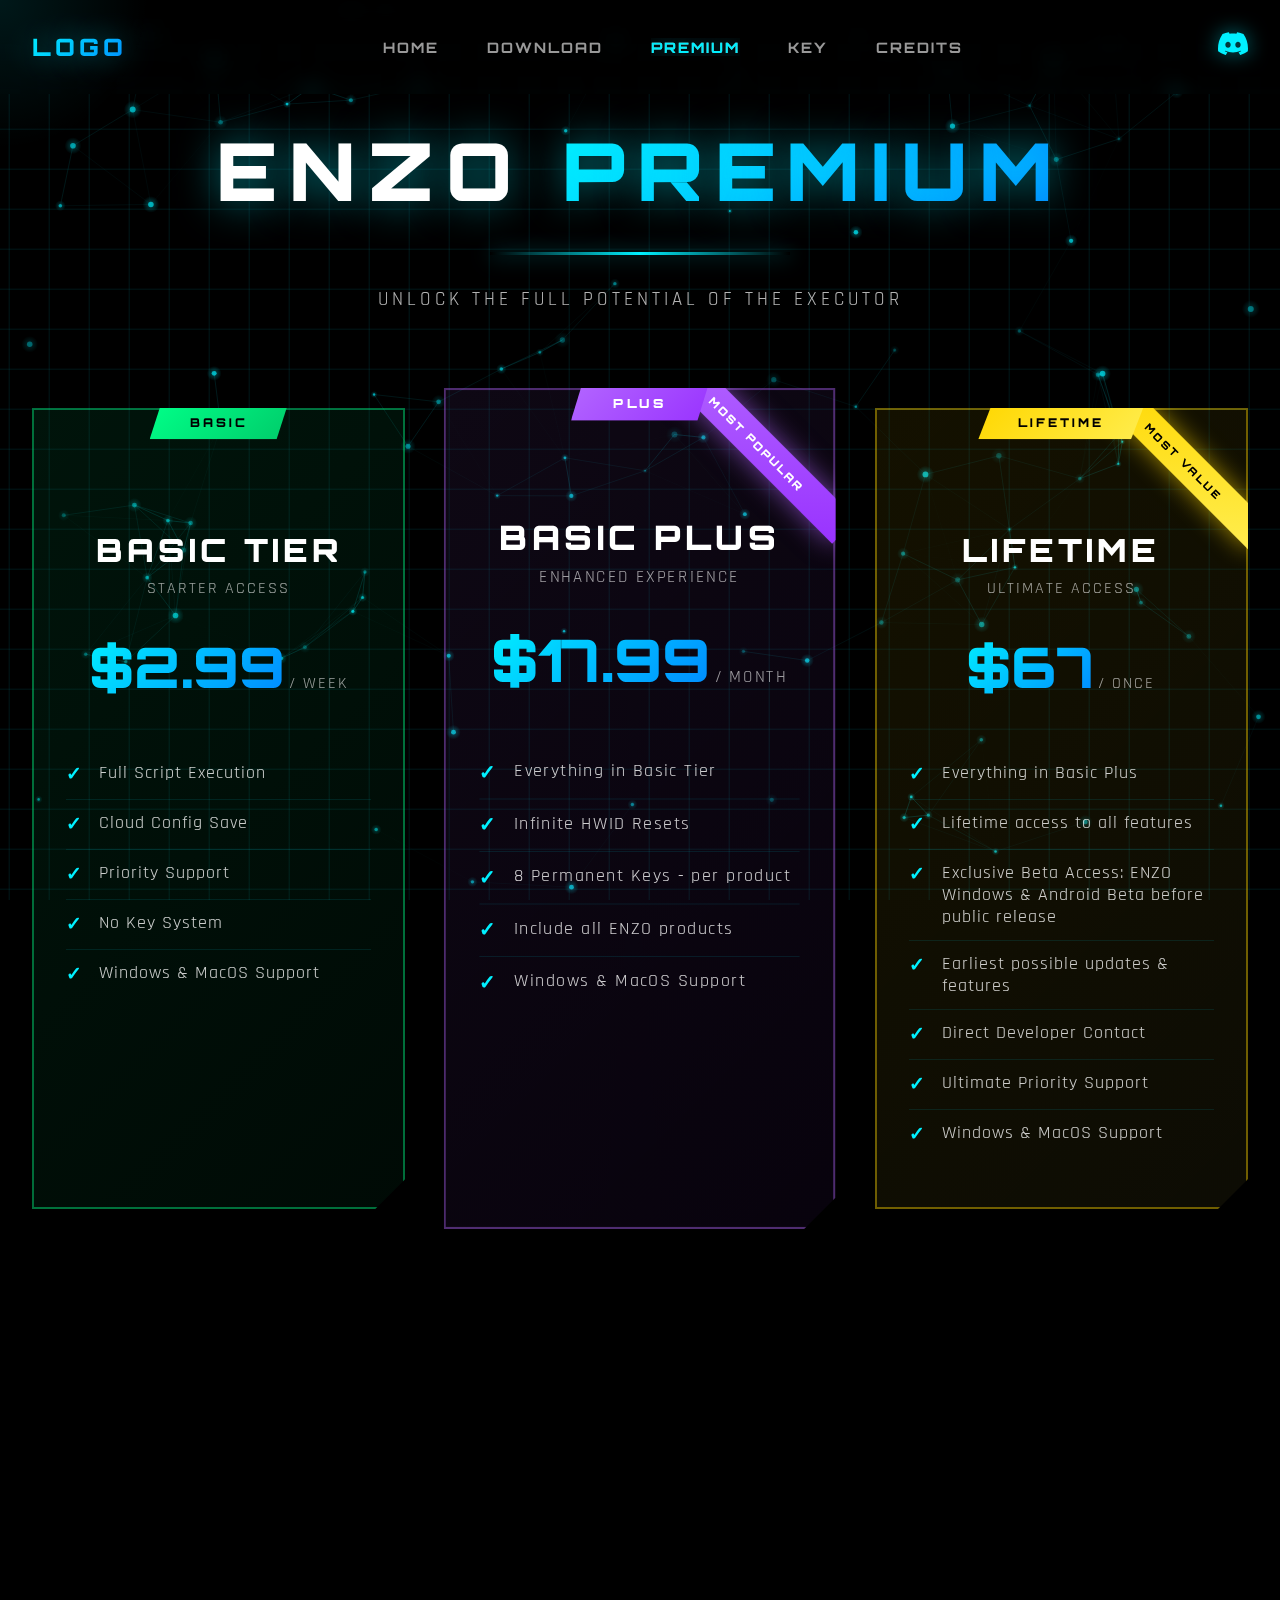
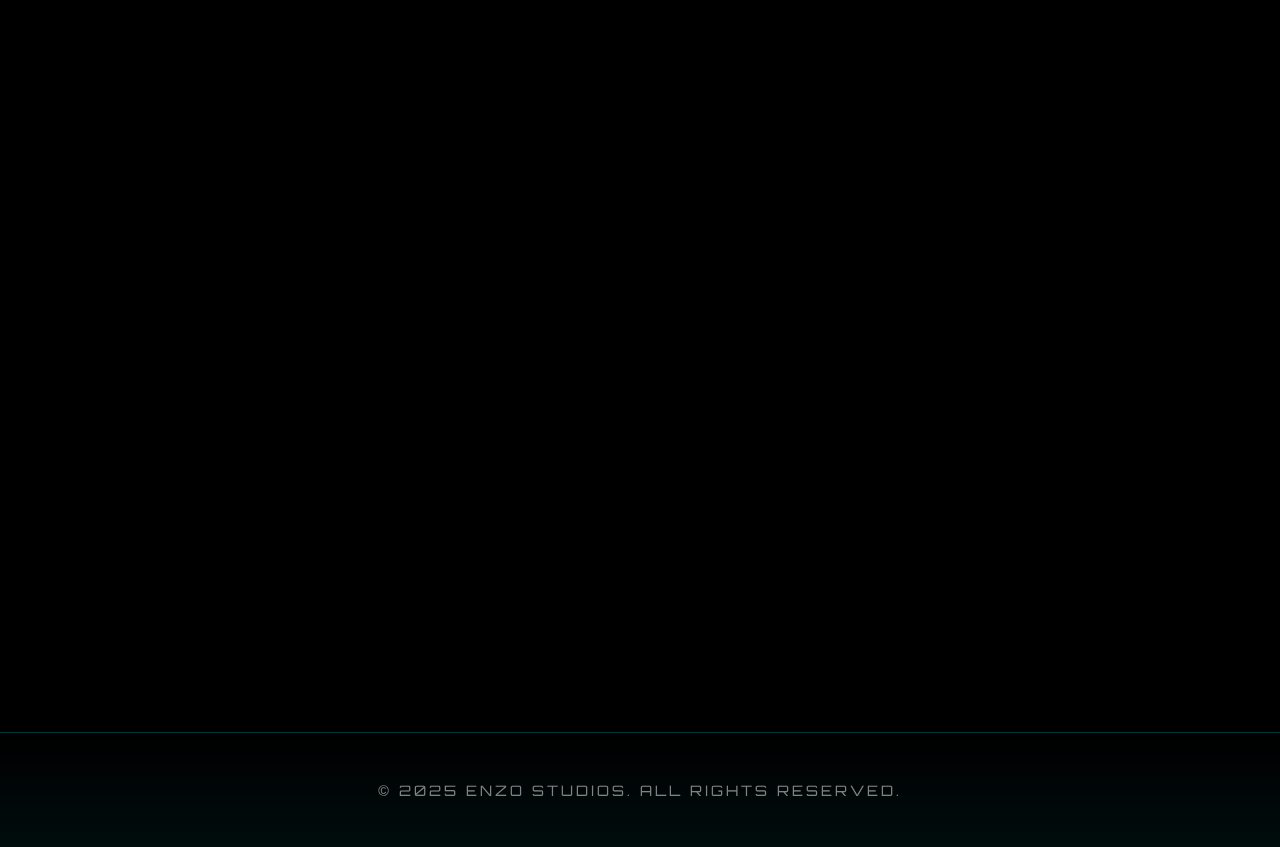
<file: pages/premium.html>
<!DOCTYPE html>
<html lang="en">
<head>
    <meta charset="UTF-8">
    <meta name="viewport" content="width=device-width, initial-scale=1.0">
    <title>ENZO Premium - Unlock Full Potential</title>
    <link rel="stylesheet" href="../css/styles.css">
    <link rel="stylesheet" href="../css/pages.css">
    <link rel="stylesheet" href="../css/premium.css">
    <link rel="preconnect" href="https://fonts.googleapis.com">
    <link rel="preconnect" href="https://fonts.gstatic.com" crossorigin>
    <link href="https://fonts.googleapis.com/css2?family=Orbitron:wght@400;500;600;700;800;900&family=Rajdhani:wght@300;400;500;600;700&display=swap" rel="stylesheet">
</head>
<body>
    <canvas id="particleCanvas"></canvas>
    <canvas id="gridCanvas"></canvas>

    <nav class="floating-nav">
        <div class="nav-wrapper">
            <div class="logo-nav">LOGO</div>
            <div class="nav-menu">
                <a href="../index.html" class="nav-item" data-text="HOME">HOME</a>
                <a href="download.html" class="nav-item" data-text="DOWNLOAD">DOWNLOAD</a>
                <a href="premium.html" class="nav-item active" data-text="PREMIUM">PREMIUM</a>
                <a href="key.html" class="nav-item" data-text="KEY">KEY</a>
                <a href="credits.html" class="nav-item" data-text="CREDITS">CREDITS</a>
            </div>
            <a href="https://discord.gg/enzostudios" target="_blank" class="discord-icon">
                <svg viewBox="0 0 71 55" fill="currentColor">
                    <path d="M60.1045 4.8978C55.5792 2.8214 50.7265 1.2916 45.6527 0.41542C45.5603 0.39851 45.468 0.440769 45.4204 0.525289C44.7963 1.6353 44.105 3.0834 43.6209 4.2216C38.1637 3.4046 32.7345 3.4046 27.3892 4.2216C26.905 3.0581 26.1886 1.6353 25.5617 0.525289C25.5141 0.443589 25.4218 0.40133 25.3294 0.41542C20.2584 1.2888 15.4057 2.8186 10.8776 4.8978C10.8384 4.9147 10.8048 4.9429 10.7825 4.9795C1.57795 18.7309 -0.943561 32.1443 0.293408 45.3914C0.299005 45.4562 0.335386 45.5182 0.385761 45.5576C6.45866 50.0174 12.3413 52.7249 18.1147 54.5195C18.2071 54.5477 18.305 54.5139 18.3638 54.4378C19.7295 52.5728 20.9469 50.6063 21.9907 48.5383C22.0523 48.4172 21.9935 48.2735 21.8676 48.2256C19.9366 47.4931 18.0979 46.6 16.3292 45.5858C16.1893 45.5041 16.1781 45.304 16.3068 45.2082C16.679 44.9293 17.0513 44.6391 17.4067 44.3461C17.471 44.2926 17.5606 44.2813 17.6362 44.3151C29.2558 49.6202 41.8354 49.6202 53.3179 44.3151C53.3935 44.2785 53.4831 44.2898 53.5502 44.3433C53.9057 44.6363 54.2779 44.9293 54.6529 45.2082C54.7816 45.304 54.7732 45.5041 54.6333 45.5858C52.8646 46.6197 51.0259 47.4931 49.0921 48.2228C48.9662 48.2707 48.9102 48.4172 48.9718 48.5383C50.038 50.6034 51.2554 52.5699 52.5959 54.435C52.6519 54.5139 52.7526 54.5477 52.845 54.5195C58.6464 52.7249 64.529 50.0174 70.6019 45.5576C70.6551 45.5182 70.6887 45.459 70.6943 45.3942C72.1747 30.0791 68.2147 16.7757 60.1968 4.9823C60.1772 4.9429 60.1437 4.9147 60.1045 4.8978ZM23.7259 37.3253C20.2276 37.3253 17.3451 34.1136 17.3451 30.1693C17.3451 26.225 20.1717 23.0133 23.7259 23.0133C27.308 23.0133 30.1626 26.2532 30.1066 30.1693C30.1066 34.1136 27.28 37.3253 23.7259 37.3253ZM47.3178 37.3253C43.8196 37.3253 40.9371 34.1136 40.9371 30.1693C40.9371 26.225 43.7636 23.0133 47.3178 23.0133C50.9 23.0133 53.7545 26.2532 53.6986 30.1693C53.6986 34.1136 50.9 37.3253 47.3178 37.3253Z"/>
                </svg>
            </a>
        </div>
    </nav>

    <main class="page-container">
        <div class="page-header reveal">
            <h1 class="page-title">ENZO <span class="highlight-text">PREMIUM</span></h1>
            <div class="title-line"></div>
            <p class="page-subtitle">UNLOCK THE FULL POTENTIAL OF THE EXECUTOR</p>
        </div>

        <div class="pricing-container">
            <div class="tier-card basic-tier reveal">
                <div class="tier-badge green-badge">BASIC</div>
                <div class="tier-header">
                    <h2>BASIC TIER</h2>
                    <p class="tier-desc">STARTER ACCESS</p>
                </div>
                <div class="tier-price">
                    <span class="price">$2.99</span>
                    <span class="period">/ WEEK</span>
                </div>
                <ul class="tier-features">
                    <li><span>✓</span> Full Script Execution</li>
                    <li><span>✓</span> Cloud Config Save</li>
                    <li><span>✓</span> Priority Support</li>
                    <li><span>✓</span> No Key System</li>
                    <li><span>✓</span> Windows & MacOS Support</li>
                </ul>
            </div>

            <div class="tier-card plus-tier reveal featured">
                <div class="featured-banner">MOST POPULAR</div>
                <div class="tier-badge purple-badge">PLUS</div>
                <div class="tier-header">
                    <h2>BASIC PLUS</h2>
                    <p class="tier-desc">ENHANCED EXPERIENCE</p>
                </div>
                <div class="tier-price">
                    <span class="price">$17.99</span>
                    <span class="period">/ MONTH</span>
                </div>
                <ul class="tier-features">
                    <li><span>✓</span> Everything in Basic Tier</li>
                    <li><span>✓</span> Infinite HWID Resets</li>
                    <li><span>✓</span> 8 Permanent Keys - per product</li>
                    <li><span>✓</span> Include all ENZO products</li>
                    <li><span>✓</span> Windows & MacOS Support</li>
                </ul>
            </div>

            <div class="tier-card lifetime-tier reveal">
                <div class="tier-badge gold-badge">LIFETIME</div>
                <div class="value-banner">MOST VALUE</div>
                <div class="tier-header">
                    <h2>LIFETIME</h2>
                    <p class="tier-desc">ULTIMATE ACCESS</p>
                </div>
                <div class="tier-price">
                    <span class="price">$67</span>
                    <span class="period">/ ONCE</span>
                </div>
                <ul class="tier-features">
                    <li><span>✓</span> Everything in Basic Plus</li>
                    <li><span>✓</span> Lifetime access to all features</li>
                    <li><span>✓</span> Exclusive Beta Access: ENZO Windows & Android Beta before public release</li>
                    <li><span>✓</span> Earliest possible updates & features</li>
                    <li><span>✓</span> Direct Developer Contact</li>
                    <li><span>✓</span> Ultimate Priority Support</li>
                    <li><span>✓</span> Windows & MacOS Support</li>
                </ul>
            </div>
        </div>

        <div class="payment-section reveal">
            <h2 class="section-title-alt">PAYMENT OPTIONS</h2>
            <div class="payment-grid">
                <div class="payment-option">
                    <div class="payment-icon cashapp">$</div>
                    <h3>CASHAPP</h3>
                    <p>Fast direct payments</p>
                </div>
                <div class="payment-option">
                    <div class="payment-icon paypal">P</div>
                    <h3>PAYPAL</h3>
                    <p>Secure payment processing</p>
                </div>
                <div class="payment-option">
                    <div class="payment-icon crypto">₿</div>
                    <h3>CRYPTOCURRENCY</h3>
                    <p>Any cryptocurrency accepted</p>
                </div>
            </div>
        </div>

        <div class="upgrade-section reveal">
            <div class="upgrade-content">
                <div class="upgrade-icon">⚡</div>
                <h2>READY TO UPGRADE?</h2>
                <p>Open a premium ticket in our Discord server to get started with your premium subscription.</p>
                <a href="https://discord.gg/enzostudios" target="_blank" class="upgrade-button">
                    <svg viewBox="0 0 71 55" fill="currentColor">
                        <path d="M60.1045 4.8978C55.5792 2.8214 50.7265 1.2916 45.6527 0.41542C45.5603 0.39851 45.468 0.440769 45.4204 0.525289C44.7963 1.6353 44.105 3.0834 43.6209 4.2216C38.1637 3.4046 32.7345 3.4046 27.3892 4.2216C26.905 3.0581 26.1886 1.6353 25.5617 0.525289C25.5141 0.443589 25.4218 0.40133 25.3294 0.41542C20.2584 1.2888 15.4057 2.8186 10.8776 4.8978C10.8384 4.9147 10.8048 4.9429 10.7825 4.9795C1.57795 18.7309 -0.943561 32.1443 0.293408 45.3914C0.299005 45.4562 0.335386 45.5182 0.385761 45.5576C6.45866 50.0174 12.3413 52.7249 18.1147 54.5195C18.2071 54.5477 18.305 54.5139 18.3638 54.4378C19.7295 52.5728 20.9469 50.6063 21.9907 48.5383C22.0523 48.4172 21.9935 48.2735 21.8676 48.2256C19.9366 47.4931 18.0979 46.6 16.3292 45.5858C16.1893 45.5041 16.1781 45.304 16.3068 45.2082C16.679 44.9293 17.0513 44.6391 17.4067 44.3461C17.471 44.2926 17.5606 44.2813 17.6362 44.3151C29.2558 49.6202 41.8354 49.6202 53.3179 44.3151C53.3935 44.2785 53.4831 44.2898 53.5502 44.3433C53.9057 44.6363 54.2779 44.9293 54.6529 45.2082C54.7816 45.304 54.7732 45.5041 54.6333 45.5858C52.8646 46.6197 51.0259 47.4931 49.0921 48.2228C48.9662 48.2707 48.9102 48.4172 48.9718 48.5383C50.038 50.6034 51.2554 52.5699 52.5959 54.435C52.6519 54.5139 52.7526 54.5477 52.845 54.5195C58.6464 52.7249 64.529 50.0174 70.6019 45.5576C70.6551 45.5182 70.6887 45.459 70.6943 45.3942C72.1747 30.0791 68.2147 16.7757 60.1968 4.9823C60.1772 4.9429 60.1437 4.9147 60.1045 4.8978ZM23.7259 37.3253C20.2276 37.3253 17.3451 34.1136 17.3451 30.1693C17.3451 26.225 20.1717 23.0133 23.7259 23.0133C27.308 23.0133 30.1626 26.2532 30.1066 30.1693C30.1066 34.1136 27.28 37.3253 23.7259 37.3253ZM47.3178 37.3253C43.8196 37.3253 40.9371 34.1136 40.9371 30.1693C40.9371 26.225 43.7636 23.0133 47.3178 23.0133C50.9 23.0133 53.7545 26.2532 53.6986 30.1693C53.6986 34.1136 50.9 37.3253 47.3178 37.3253Z"/>
                    </svg>
                    <span>OPEN PREMIUM TICKET</span>
                </a>
            </div>
        </div>
    </main>

    <footer class="site-footer">
        <p>&copy; 2025 ENZO STUDIOS. ALL RIGHTS RESERVED.</p>
    </footer>

    <script src="../js/script.js"></script>
</body>
</html>
</file>
<file: css/styles.css>
* {
    margin: 0;
    padding: 0;
    box-sizing: border-box;
}

:root {
    --cyan: #00f0ff;
    --cyan-glow: rgba(0, 240, 255, 0.5);
    --black: #000000;
    --near-black: #0a0a0a;
    --dark-gray: #1a1a1a;
}

html {
    scroll-behavior: smooth;
    height: 100%;
}

body {
    font-family: 'Rajdhani', sans-serif;
    background: var(--black);
    color: #ffffff;
    overflow-x: hidden;
    overflow-y: auto;
    position: relative;
    min-width: 320px;
    max-width: 100vw;
    min-height: 100vh;
}

#particleCanvas,
#gridCanvas {
    position: fixed;
    top: 0;
    left: 0;
    width: 100%;
    height: 100%;
    pointer-events: none;
    z-index: 0;
}

#gridCanvas {
    z-index: 1;
}

.floating-nav {
    position: fixed;
    top: 0;
    left: 0;
    width: 100%;
    z-index: 1000;
    padding: 2rem 0;
    background: linear-gradient(180deg, rgba(0,0,0,0.95) 0%, rgba(0,0,0,0) 100%);
    backdrop-filter: blur(10px);
}

.nav-wrapper {
    max-width: 1600px;
    margin: 0 auto;
    padding: 0 2rem;
    display: flex;
    align-items: center;
    justify-content: space-between;
    flex-wrap: nowrap;
}

.logo-nav {
    font-family: 'Orbitron', sans-serif;
    font-size: 1.5rem;
    font-weight: 900;
    letter-spacing: 4px;
    background: linear-gradient(135deg, var(--cyan), #0088ff);
    -webkit-background-clip: text;
    -webkit-text-fill-color: transparent;
    background-clip: text;
    text-shadow: 0 0 30px var(--cyan-glow);
    position: relative;
    cursor: pointer;
    transition: all 0.3s ease;
}

.logo-nav:hover {
    transform: scale(1.05);
    filter: brightness(1.3);
}

.nav-menu {
    display: flex;
    gap: 3rem;
}

.nav-item {
    font-family: 'Orbitron', sans-serif;
    font-size: 0.9rem;
    font-weight: 700;
    letter-spacing: 2px;
    text-decoration: none;
    color: rgba(255, 255, 255, 0.6);
    position: relative;
    transition: all 0.4s cubic-bezier(0.4, 0, 0.2, 1);
    overflow: hidden;
}

.nav-item::before {
    content: attr(data-text);
    position: absolute;
    top: 0;
    left: 0;
    width: 0;
    color: var(--cyan);
    overflow: hidden;
    transition: width 0.4s cubic-bezier(0.4, 0, 0.2, 1);
    text-shadow: 0 0 20px var(--cyan-glow);
}

.nav-item:hover::before,
.nav-item.active::before {
    width: 100%;
}

.nav-item:hover {
    color: rgba(255, 255, 255, 0.8);
}

.discord-icon {
    width: 30px;
    height: 30px;
    color: var(--cyan);
    transition: all 0.4s ease;
    cursor: pointer;
    filter: drop-shadow(0 0 10px var(--cyan-glow));
}

.discord-icon:hover {
    transform: scale(1.2) rotate(10deg);
    filter: drop-shadow(0 0 20px var(--cyan));
}

.hero-container {
    min-height: 100vh;
    display: flex;
    align-items: center;
    justify-content: center;
    position: relative;
    z-index: 2;
}

.hero-content-wrapper {
    text-align: center;
    padding: 2rem 1rem;
    max-width: 100%;
    width: 100%;
}

.animate-in {
    opacity: 0;
    animation: fadeInUp 1s ease forwards;
}

.animate-in:nth-child(1) { animation-delay: 0.2s; }
.animate-in:nth-child(2) { animation-delay: 0.4s; }
.animate-in:nth-child(3) { animation-delay: 0.6s; }
.animate-in:nth-child(4) { animation-delay: 0.8s; }
.animate-in:nth-child(5) { animation-delay: 1s; }

@keyframes fadeInUp {
    from {
        opacity: 0;
        transform: translateY(40px);
    }
    to {
        opacity: 1;
        transform: translateY(0);
    }
}

.logo-hero {
    font-family: 'Orbitron', sans-serif;
    font-size: 2rem;
    font-weight: 900;
    letter-spacing: 6px;
    background: linear-gradient(135deg, var(--cyan), #0088ff);
    -webkit-background-clip: text;
    -webkit-text-fill-color: transparent;
    background-clip: text;
    margin-bottom: 3rem;
    filter: drop-shadow(0 0 30px var(--cyan-glow));
    animation: pulse 3s ease-in-out infinite;
}

@keyframes pulse {
    0%, 100% { filter: drop-shadow(0 0 30px var(--cyan-glow)); }
    50% { filter: drop-shadow(0 0 50px var(--cyan)); }
}

.title-container {
    margin-bottom: 2rem;
}

.glitch-text {
    font-family: 'Orbitron', sans-serif;
    font-size: 8rem;
    font-weight: 900;
    letter-spacing: 15px;
    color: #ffffff;
    text-shadow:
        0 0 10px var(--cyan),
        0 0 20px var(--cyan),
        0 0 40px var(--cyan),
        0 0 80px var(--cyan);
    position: relative;
    animation: textGlow 2s ease-in-out infinite;
}

@keyframes textGlow {
    0%, 100% {
        text-shadow:
            0 0 10px var(--cyan),
            0 0 20px var(--cyan),
            0 0 40px var(--cyan);
    }
    50% {
        text-shadow:
            0 0 20px var(--cyan),
            0 0 40px var(--cyan),
            0 0 80px var(--cyan),
            0 0 120px var(--cyan);
    }
}

.glitch-text::before,
.glitch-text::after {
    content: attr(data-text);
    position: absolute;
    top: 0;
    left: 0;
    width: 100%;
    height: 100%;
}

.glitch-text::before {
    left: 2px;
    text-shadow: -2px 0 var(--cyan);
    clip: rect(24px, 550px, 90px, 0);
    animation: glitch-anim 3s infinite linear alternate-reverse;
}

.glitch-text::after {
    left: -2px;
    text-shadow: -2px 0 #ff00ff;
    clip: rect(85px, 550px, 140px, 0);
    animation: glitch-anim 2.5s infinite linear alternate-reverse;
}

@keyframes glitch-anim {
    0% { clip: rect(17px, 9999px, 94px, 0); }
    20% { clip: rect(76px, 9999px, 62px, 0); }
    40% { clip: rect(43px, 9999px, 111px, 0); }
    60% { clip: rect(8px, 9999px, 90px, 0); }
    80% { clip: rect(99px, 9999px, 21px, 0); }
    100% { clip: rect(54px, 9999px, 68px, 0); }
}

.title-underline {
    width: 200px;
    height: 3px;
    background: linear-gradient(90deg, transparent, var(--cyan), transparent);
    margin: 2rem auto;
    box-shadow: 0 0 20px var(--cyan-glow);
    animation: expandWidth 1.5s ease forwards;
}

@keyframes expandWidth {
    from { width: 0; }
    to { width: 200px; }
}

.subtitle-container h2 {
    font-family: 'Orbitron', sans-serif;
    font-size: 1.8rem;
    font-weight: 700;
    letter-spacing: 8px;
    color: rgba(255, 255, 255, 0.9);
    margin-bottom: 3rem;
}

.description-container {
    max-width: 800px;
    margin: 0 auto 4rem;
}

.typing-text {
    font-size: 1.3rem;
    letter-spacing: 2px;
    color: rgba(255, 255, 255, 0.7);
    margin: 0.5rem 0;
    line-height: 1.8;
}

.cta-container {
    display: flex;
    gap: 2rem;
    justify-content: center;
    flex-wrap: wrap;
}

.cta-button {
    position: relative;
    padding: 1.5rem 3rem;
    background: transparent;
    border: 2px solid var(--cyan);
    color: #ffffff;
    text-decoration: none;
    font-family: 'Orbitron', sans-serif;
    font-size: 1rem;
    font-weight: 700;
    letter-spacing: 3px;
    overflow: hidden;
    transition: all 0.4s ease;
    clip-path: polygon(10% 0%, 100% 0%, 90% 100%, 0% 100%);
}

.cta-button.primary {
    background: var(--cyan);
    color: var(--black);
    box-shadow: 0 0 40px var(--cyan-glow);
}

.cta-button.secondary {
    background: transparent;
    box-shadow: 0 0 20px rgba(0, 240, 255, 0.3);
}

.button-content {
    position: relative;
    z-index: 2;
    display: flex;
    align-items: center;
    gap: 1rem;
}

.button-icon {
    font-size: 1.5rem;
}

.button-glow {
    position: absolute;
    top: 50%;
    left: 50%;
    width: 0;
    height: 0;
    background: radial-gradient(circle, var(--cyan) 0%, transparent 70%);
    opacity: 0;
    transform: translate(-50%, -50%);
    transition: all 0.6s ease;
}

.cta-button:hover .button-glow {
    width: 300%;
    height: 300%;
    opacity: 0.3;
}

.cta-button:hover {
    transform: translateY(-5px) scale(1.05);
    box-shadow: 0 10px 50px var(--cyan);
}

.cta-button.primary:hover {
    background: #ffffff;
    color: var(--black);
}

.scroll-indicator {
    position: absolute;
    bottom: 3rem;
    left: 50%;
    transform: translateX(-50%);
    display: flex;
    flex-direction: column;
    align-items: center;
    gap: 1rem;
    color: var(--cyan);
    font-family: 'Orbitron', sans-serif;
    font-size: 0.8rem;
    letter-spacing: 3px;
    animation: bounce 2s infinite;
}

.scroll-line {
    width: 2px;
    height: 50px;
    background: linear-gradient(180deg, var(--cyan), transparent);
    box-shadow: 0 0 10px var(--cyan-glow);
}

@keyframes bounce {
    0%, 100% { transform: translateX(-50%) translateY(0); }
    50% { transform: translateX(-50%) translateY(10px); }
}

.features-section {
    min-height: 100vh;
    display: flex;
    flex-direction: column;
    justify-content: center;
    padding: 8rem 2rem;
    position: relative;
    z-index: 2;
}

.section-header {
    text-align: center;
    margin-bottom: 6rem;
}

.section-title {
    font-family: 'Orbitron', sans-serif;
    font-size: 4rem;
    font-weight: 900;
    letter-spacing: 10px;
    background: linear-gradient(135deg, var(--cyan), #0088ff);
    -webkit-background-clip: text;
    -webkit-text-fill-color: transparent;
    background-clip: text;
    margin-bottom: 2rem;
}

.section-line {
    width: 300px;
    height: 2px;
    background: linear-gradient(90deg, transparent, var(--cyan), transparent);
    margin: 0 auto;
    box-shadow: 0 0 20px var(--cyan-glow);
}

.features-grid {
    max-width: 1400px;
    margin: 0 auto;
    display: grid;
    grid-template-columns: repeat(3, 1fr);
    gap: 4rem;
}

.feature-card {
    background: linear-gradient(135deg, rgba(0, 240, 255, 0.05), rgba(0, 136, 255, 0.05));
    border: 2px solid rgba(0, 240, 255, 0.2);
    padding: 3rem 2rem;
    text-align: center;
    position: relative;
    overflow: hidden;
    transition: all 0.4s ease;
    clip-path: polygon(0 0, 100% 0, 100% calc(100% - 20px), calc(100% - 20px) 100%, 0 100%);
}

.feature-card::before {
    content: '';
    position: absolute;
    top: -50%;
    left: -50%;
    width: 200%;
    height: 200%;
    background: radial-gradient(circle, var(--cyan-glow) 0%, transparent 70%);
    opacity: 0;
    transition: all 0.6s ease;
}

.feature-card:hover::before {
    opacity: 0.1;
}

.feature-card:hover {
    transform: translateY(-10px);
    border-color: var(--cyan);
    box-shadow: 0 20px 60px rgba(0, 240, 255, 0.3);
}

.feature-icon {
    margin-bottom: 2rem;
}

.icon-hexagon {
    width: 140px;
    height: 140px;
    margin: 0 auto;
    display: flex;
    align-items: center;
    justify-content: center;
    font-family: 'Orbitron', sans-serif;
    font-size: 2.2rem;
    font-weight: 900;
    color: var(--cyan);
    background: radial-gradient(circle, rgba(0, 240, 255, 0.15), rgba(0, 240, 255, 0.05));
    border: 3px solid var(--cyan);
    border-radius: 50%;
    position: relative;
    transition: all 0.4s ease;
    box-shadow: 0 0 30px var(--cyan-glow), inset 0 0 30px rgba(0, 240, 255, 0.1);
}

.icon-hexagon span {
    position: relative;
    z-index: 2;
}

.feature-card:hover .icon-hexagon {
    transform: scale(1.15);
    box-shadow: 0 0 50px var(--cyan), inset 0 0 50px rgba(0, 240, 255, 0.2);
    background: radial-gradient(circle, rgba(0, 240, 255, 0.3), rgba(0, 240, 255, 0.1));
}

.feature-card h3 {
    font-family: 'Orbitron', sans-serif;
    font-size: 1.5rem;
    font-weight: 700;
    letter-spacing: 3px;
    color: #ffffff;
    margin-bottom: 1.5rem;
}

.feature-card p {
    font-size: 1.1rem;
    letter-spacing: 1px;
    color: rgba(255, 255, 255, 0.7);
    line-height: 1.8;
    margin-bottom: 2rem;
}

.feature-line {
    width: 100px;
    height: 2px;
    background: var(--cyan);
    margin: 0 auto;
    box-shadow: 0 0 10px var(--cyan-glow);
}

.discord-section {
    min-height: 60vh;
    display: flex;
    align-items: center;
    justify-content: center;
    padding: 6rem 2rem;
    position: relative;
    z-index: 2;
}

.discord-container {
    max-width: 800px;
    width: 100%;
    background: linear-gradient(135deg, rgba(0, 240, 255, 0.1), rgba(0, 136, 255, 0.1));
    border: 2px solid var(--cyan);
    padding: 4rem 3rem;
    text-align: center;
    position: relative;
    overflow: hidden;
    clip-path: polygon(0 0, 100% 0, 100% calc(100% - 30px), calc(100% - 30px) 100%, 0 100%);
    box-shadow: 0 0 60px var(--cyan-glow);
}

.discord-badge {
    display: inline-block;
    background: var(--cyan);
    color: var(--black);
    padding: 0.5rem 1.5rem;
    font-family: 'Orbitron', sans-serif;
    font-size: 0.8rem;
    font-weight: 900;
    letter-spacing: 3px;
    margin-bottom: 2rem;
    clip-path: polygon(10% 0%, 100% 0%, 90% 100%, 0% 100%);
}

.discord-content h2 {
    font-family: 'Orbitron', sans-serif;
    font-size: 3rem;
    font-weight: 900;
    letter-spacing: 6px;
    margin-bottom: 1.5rem;
    color: var(--cyan);
    text-shadow: 0 0 30px var(--cyan-glow);
}

.discord-content p {
    font-size: 1.2rem;
    letter-spacing: 2px;
    color: rgba(255, 255, 255, 0.8);
    margin-bottom: 3rem;
}

.discord-button {
    display: inline-flex;
    align-items: center;
    gap: 1.5rem;
    padding: 1.5rem 3rem;
    background: var(--cyan);
    color: var(--black);
    text-decoration: none;
    font-family: 'Orbitron', sans-serif;
    font-size: 1.1rem;
    font-weight: 700;
    letter-spacing: 2px;
    border: none;
    transition: all 0.4s ease;
    clip-path: polygon(5% 0%, 100% 0%, 95% 100%, 0% 100%);
    box-shadow: 0 0 40px var(--cyan-glow);
}

.discord-button svg {
    width: 30px;
    height: 30px;
}

.discord-button:hover {
    transform: translateY(-5px) scale(1.05);
    background: #ffffff;
    box-shadow: 0 10px 60px var(--cyan);
}

.reveal {
    opacity: 0;
    transform: translateY(50px);
    transition: all 0.8s ease;
}

.reveal.active {
    opacity: 1;
    transform: translateY(0);
}

.site-footer {
    position: relative;
    z-index: 2;
    text-align: center;
    padding: 3rem 2rem;
    border-top: 1px solid rgba(0, 240, 255, 0.2);
    background: linear-gradient(180deg, transparent, rgba(0, 240, 255, 0.05));
}

.site-footer p {
    font-family: 'Orbitron', sans-serif;
    font-size: 0.9rem;
    letter-spacing: 3px;
    color: rgba(255, 255, 255, 0.5);
}

@media (max-width: 1200px) {
    .features-grid {
        grid-template-columns: 1fr;
        gap: 3rem;
    }

    .glitch-text {
        font-size: 5rem;
    }
}

@media (max-width: 768px) {
    .floating-nav {
        padding: 1rem 0;
    }

    .nav-wrapper {
        padding: 0 1rem;
    }

    .nav-menu {
        gap: 0.5rem;
    }

    .nav-item {
        font-size: 0.6rem;
        letter-spacing: 0.5px;
        padding: 0.3rem 0.4rem;
        overflow: visible;
    }

    .nav-item::before {
        display: none;
    }

    .nav-item:hover {
        color: var(--cyan);
    }

    .nav-item.active {
        color: var(--cyan);
    }

    .logo-nav {
        font-size: 0.9rem;
        letter-spacing: 2px;
    }

    .discord-icon {
        width: 30px;
        height: 30px;
    }

    .discord-icon svg {
        width: 20px;
        height: 20px;
    }

    .hero-container {
        min-height: 100vh;
        padding: 6rem 0 4rem;
    }

    .hero-content-wrapper {
        padding: 1rem 0.5rem;
    }

    .features-section,
    .discord-section {
        min-height: 40vh;
    }

    .glitch-text {
        font-size: 2.5rem;
        letter-spacing: 4px;
    }

    .subtitle-container h2 {
        font-size: 1rem;
        letter-spacing: 1px;
    }

    .description-container p {
        font-size: 0.9rem;
        padding: 0 1rem;
    }

    .cta-container {
        flex-direction: column;
        gap: 1rem;
        padding: 0 1rem;
    }

    .cta-button {
        font-size: 0.9rem;
        padding: 1rem 2rem;
    }

    .section-title {
        font-size: 2rem;
        letter-spacing: 3px;
    }

    .features-section {
        padding: 3rem 1rem;
    }

    .discord-section {
        padding: 3rem 1rem;
    }

    .discord-container {
        padding: 0 1rem;
    }

    .discord-content {
        padding: 3rem 1.5rem;
    }

    .discord-content h2 {
        font-size: 1.5rem;
        letter-spacing: 2px;
    }

    .discord-content p {
        font-size: 0.9rem;
    }

    .discord-button {
        font-size: 0.9rem;
        padding: 1rem 1.5rem;
        flex-direction: column;
        gap: 0.5rem;
    }

    .icon-hexagon {
        width: 100px;
        height: 100px;
    }

    .feature-card {
        padding: 2rem 1rem;
    }

    .feature-card h3 {
        font-size: 1.1rem;
    }

    .feature-card p {
        font-size: 0.9rem;
    }
}

@media (max-width: 480px) {
    .nav-wrapper {
        padding: 0 0.5rem;
    }

    .nav-menu {
        gap: 0.25rem;
    }

    .nav-item {
        font-size: 0.45rem;
        letter-spacing: 0px;
        padding: 0.25rem 0.25rem;
    }

    .logo-nav {
        font-size: 0.7rem;
        letter-spacing: 1px;
    }

    .discord-icon {
        width: 24px;
        height: 24px;
    }

    .discord-icon svg {
        width: 16px;
        height: 16px;
    }

    .glitch-text {
        font-size: 1.8rem;
        letter-spacing: 2px;
    }

    .subtitle-container h2 {
        font-size: 0.85rem;
        letter-spacing: 1px;
    }

    .description-container p {
        font-size: 0.8rem;
    }

    .cta-button {
        font-size: 0.8rem;
        padding: 0.9rem 1.5rem;
    }

    .section-title {
        font-size: 1.5rem;
        letter-spacing: 2px;
    }

    .discord-content h2 {
        font-size: 1.3rem;
    }

    .discord-content {
        padding: 2rem 1rem;
    }

    .discord-button {
        font-size: 0.8rem;
        padding: 0.9rem 1.2rem;
    }

    .icon-hexagon {
        width: 80px;
        height: 80px;
        font-size: 1.8rem;
    }

    .feature-card h3 {
        font-size: 1rem;
    }

    .feature-card p {
        font-size: 0.85rem;
    }
}
</file>
<file: css/pages.css>
.page-container {
    min-height: 100vh;
    padding: 120px 1rem 4rem;
    position: relative;
    z-index: 2;
    max-width: 100%;
    overflow-x: hidden;
}

.page-header {
    text-align: center;
    margin-bottom: 6rem;
}

.page-title {
    font-family: 'Orbitron', sans-serif;
    font-size: 5rem;
    font-weight: 900;
    letter-spacing: 12px;
    color: #ffffff;
    margin-bottom: 2rem;
    text-shadow: 0 0 40px var(--cyan-glow);
}

.highlight-text {
    background: linear-gradient(135deg, var(--cyan), #0088ff);
    -webkit-background-clip: text;
    -webkit-text-fill-color: transparent;
    background-clip: text;
}

.title-line {
    width: 300px;
    height: 3px;
    background: linear-gradient(90deg, transparent, var(--cyan), transparent);
    margin: 0 auto 2rem;
    box-shadow: 0 0 20px var(--cyan-glow);
}

.page-subtitle {
    font-family: 'Rajdhani', sans-serif;
    font-size: 1.2rem;
    letter-spacing: 4px;
    color: rgba(255, 255, 255, 0.7);
}

.download-layout {
    max-width: 1400px;
    margin: 0 auto;
    display: grid;
    grid-template-columns: 1.5fr 1fr;
    gap: 4rem;
}

.platform-selector {
    background: linear-gradient(135deg, rgba(0, 240, 255, 0.05), rgba(0, 136, 255, 0.05));
    border: 2px solid rgba(0, 240, 255, 0.2);
    padding: 3rem;
    clip-path: polygon(0 0, 100% 0, 100% calc(100% - 30px), calc(100% - 30px) 100%, 0 100%);
    transition: all 0.4s ease;
}

.platform-selector:hover {
    border-color: var(--cyan);
    box-shadow: 0 0 60px rgba(0, 240, 255, 0.2);
}

.selector-title {
    font-family: 'Orbitron', sans-serif;
    font-size: 1.5rem;
    font-weight: 700;
    letter-spacing: 4px;
    color: var(--cyan);
    margin-bottom: 2rem;
    text-shadow: 0 0 20px var(--cyan-glow);
}

.platform-grid {
    display: grid;
    grid-template-columns: repeat(3, 1fr);
    gap: 1.5rem;
    margin-bottom: 3rem;
}

.platform-card {
    background: rgba(0, 240, 255, 0.03);
    border: 2px solid rgba(0, 240, 255, 0.2);
    padding: 2rem 1rem;
    cursor: pointer;
    transition: all 0.4s ease;
    position: relative;
    overflow: hidden;
    clip-path: polygon(10% 0%, 100% 0%, 90% 100%, 0% 100%);
}

.platform-card::before {
    content: '';
    position: absolute;
    top: 50%;
    left: 50%;
    width: 0;
    height: 0;
    background: radial-gradient(circle, var(--cyan-glow) 0%, transparent 70%);
    transform: translate(-50%, -50%);
    transition: all 0.6s ease;
    opacity: 0;
}

.platform-card:hover::before,
.platform-card.active::before {
    width: 200%;
    height: 200%;
    opacity: 0.1;
}

.platform-card:hover,
.platform-card.active {
    border-color: var(--cyan);
    background: rgba(0, 240, 255, 0.08);
    transform: translateY(-5px);
    box-shadow: 0 10px 40px rgba(0, 240, 255, 0.3);
}

.platform-icon {
    width: 50px;
    height: 50px;
    margin: 0 auto 1rem;
    color: var(--cyan);
    transition: all 0.4s ease;
}

.platform-card:hover .platform-icon,
.platform-card.active .platform-icon {
    transform: scale(1.2) rotate(5deg);
    filter: drop-shadow(0 0 20px var(--cyan));
}

.platform-icon svg {
    width: 100%;
    height: 100%;
}

.platform-card h3 {
    font-family: 'Orbitron', sans-serif;
    font-size: 1rem;
    font-weight: 700;
    letter-spacing: 2px;
    color: rgba(255, 255, 255, 0.8);
    text-align: center;
}

.platform-card.active h3 {
    color: var(--cyan);
}

.download-button {
    width: 100%;
    padding: 1.5rem 3rem;
    background: var(--cyan);
    color: var(--black);
    border: none;
    font-family: 'Orbitron', sans-serif;
    font-size: 1.1rem;
    font-weight: 700;
    letter-spacing: 3px;
    cursor: pointer;
    position: relative;
    overflow: hidden;
    transition: all 0.4s ease;
    clip-path: polygon(5% 0%, 100% 0%, 95% 100%, 0% 100%);
    box-shadow: 0 0 40px var(--cyan-glow);
    margin-bottom: 1.5rem;
    text-align: center;
    display: block;
}

.download-button:hover {
    background: #ffffff;
    transform: translateY(-3px);
    box-shadow: 0 10px 60px var(--cyan);
}

.terms-notice {
    text-align: center;
    font-family: 'Rajdhani', sans-serif;
    font-size: 0.9rem;
    letter-spacing: 1px;
    color: rgba(255, 255, 255, 0.5);
}

.info-panel {
    display: flex;
    flex-direction: column;
    gap: 2rem;
}

.status-card {
    background: linear-gradient(135deg, rgba(0, 240, 255, 0.08), rgba(0, 136, 255, 0.08));
    border: 2px solid var(--cyan);
    padding: 3rem 2rem;
    text-align: center;
    clip-path: polygon(0 0, 100% 0, 100% calc(100% - 20px), calc(100% - 20px) 100%, 0 100%);
    box-shadow: 0 0 40px var(--cyan-glow);
    transition: all 0.4s ease;
}

.status-card:hover {
    transform: translateY(-5px);
    box-shadow: 0 10px 60px var(--cyan);
}

.status-icon {
    width: 80px;
    height: 80px;
    margin: 0 auto 1.5rem;
    color: var(--cyan);
    filter: drop-shadow(0 0 20px var(--cyan-glow));
}

.status-icon svg {
    width: 100%;
    height: 100%;
}

.status-card h2 {
    font-family: 'Orbitron', sans-serif;
    font-size: 3rem;
    font-weight: 900;
    letter-spacing: 4px;
    color: #ffffff;
    margin-bottom: 0.5rem;
    text-shadow: 0 0 30px var(--cyan-glow);
}

.status-label {
    font-family: 'Orbitron', sans-serif;
    font-size: 1.1rem;
    font-weight: 700;
    letter-spacing: 3px;
    color: var(--cyan);
}

.system-info-card {
    background: linear-gradient(135deg, rgba(0, 240, 255, 0.05), rgba(0, 136, 255, 0.05));
    border: 2px solid rgba(0, 240, 255, 0.2);
    padding: 2.5rem 2rem;
    clip-path: polygon(0 0, 100% 0, 100% calc(100% - 20px), calc(100% - 20px) 100%, 0 100%);
    transition: all 0.4s ease;
}

.system-info-card:hover {
    border-color: var(--cyan);
    box-shadow: 0 0 40px rgba(0, 240, 255, 0.2);
}

.system-info-card h3 {
    font-family: 'Orbitron', sans-serif;
    font-size: 1.2rem;
    font-weight: 700;
    letter-spacing: 3px;
    color: rgba(255, 255, 255, 0.6);
    margin-bottom: 2rem;
    text-align: center;
}

.info-row {
    display: flex;
    justify-content: space-between;
    padding: 1rem 0;
    border-bottom: 1px solid rgba(0, 240, 255, 0.1);
    font-family: 'Rajdhani', sans-serif;
    letter-spacing: 1px;
}

.info-row:last-child {
    border-bottom: none;
}

.info-row span:first-child {
    color: rgba(255, 255, 255, 0.6);
}

.info-row span:last-child {
    color: var(--cyan);
    font-weight: 600;
}

.status-badge {
    background: rgba(255, 0, 0, 0.2);
    color: #ff6b6b;
    padding: 0.25rem 0.75rem;
    border-radius: 4px;
    font-size: 0.8rem;
    font-weight: 700;
    letter-spacing: 1px;
}

.coming-soon-wrapper {
    display: flex;
    align-items: center;
    justify-content: center;
    min-height: 70vh;
}

.coming-soon-box {
    max-width: 700px;
    background: linear-gradient(135deg, rgba(0, 240, 255, 0.08), rgba(0, 136, 255, 0.08));
    border: 2px solid var(--cyan);
    padding: 5rem 4rem;
    text-align: center;
    clip-path: polygon(0 0, 100% 0, 100% calc(100% - 40px), calc(100% - 40px) 100%, 0 100%);
    box-shadow: 0 0 80px var(--cyan-glow);
}

.key-icon-large {
    width: 120px;
    height: 120px;
    margin: 0 auto 2rem;
    color: var(--cyan);
    filter: drop-shadow(0 0 30px var(--cyan));
    animation: float 3s ease-in-out infinite;
}

@keyframes float {
    0%, 100% { transform: translateY(0); }
    50% { transform: translateY(-20px); }
}

.key-icon-large svg {
    width: 100%;
    height: 100%;
}

.coming-soon-box h1 {
    font-family: 'Orbitron', sans-serif;
    font-size: 4rem;
    font-weight: 900;
    letter-spacing: 10px;
    background: linear-gradient(135deg, var(--cyan), #0088ff);
    -webkit-background-clip: text;
    -webkit-text-fill-color: transparent;
    background-clip: text;
    margin-bottom: 2rem;
}

.coming-soon-line {
    width: 200px;
    height: 3px;
    background: linear-gradient(90deg, transparent, var(--cyan), transparent);
    margin: 0 auto 3rem;
    box-shadow: 0 0 20px var(--cyan-glow);
}

.coming-soon-text {
    font-family: 'Rajdhani', sans-serif;
    font-size: 1.4rem;
    letter-spacing: 2px;
    color: rgba(255, 255, 255, 0.9);
    margin-bottom: 1rem;
}

.coming-soon-subtext {
    font-family: 'Rajdhani', sans-serif;
    font-size: 1.1rem;
    letter-spacing: 1px;
    color: rgba(255, 255, 255, 0.7);
    margin-bottom: 3rem;
}

.coming-soon-button {
    display: inline-flex;
    align-items: center;
    gap: 1.5rem;
    padding: 1.5rem 3rem;
    background: var(--cyan);
    color: var(--black);
    text-decoration: none;
    font-family: 'Orbitron', sans-serif;
    font-size: 1.1rem;
    font-weight: 700;
    letter-spacing: 2px;
    transition: all 0.4s ease;
    clip-path: polygon(5% 0%, 100% 0%, 95% 100%, 0% 100%);
    box-shadow: 0 0 40px var(--cyan-glow);
}

.coming-soon-button svg {
    width: 30px;
    height: 30px;
}

.coming-soon-button:hover {
    transform: translateY(-5px) scale(1.05);
    background: #ffffff;
    box-shadow: 0 10px 60px var(--cyan);
}

@media (max-width: 1200px) {
    .download-layout {
        grid-template-columns: 1fr;
    }

    .platform-grid {
        grid-template-columns: 1fr;
    }
}

@media (max-width: 768px) {
    .page-container {
        padding: 100px 0.5rem 2rem;
    }

    .page-header {
        margin-bottom: 3rem;
        padding: 0 0.5rem;
    }

    .page-title {
        font-size: 2.5rem;
        letter-spacing: 3px;
        word-break: break-word;
    }

    .page-subtitle {
        font-size: 0.9rem;
        letter-spacing: 1px;
    }

    .title-line {
        width: 200px;
    }

    .download-layout {
        padding: 0 0.5rem;
    }

    .coming-soon-wrapper {
        padding: 0 0.5rem;
    }

    .coming-soon-box {
        padding: 2rem 1rem;
    }

    .coming-soon-box h1 {
        font-size: 2rem;
        letter-spacing: 3px;
    }

    .coming-soon-text {
        font-size: 1rem;
    }

    .coming-soon-subtext {
        font-size: 0.9rem;
    }

    .platform-selector,
    .status-card,
    .system-info-card {
        padding: 1.5rem 1rem;
    }

    .selector-title {
        font-size: 1.1rem;
    }

    .status-card h2 {
        font-size: 1.8rem;
    }

    .download-button {
        font-size: 0.9rem;
        padding: 1.1rem 1.5rem;
    }

    .platform-card h3 {
        font-size: 0.9rem;
    }

    .info-row {
        font-size: 0.9rem;
    }
}

@media (max-width: 480px) {
    .page-container {
        padding: 90px 0.5rem 2rem;
    }

    .page-header {
        margin-bottom: 2rem;
    }

    .page-title {
        font-size: 1.6rem;
        letter-spacing: 2px;
    }

    .page-subtitle {
        font-size: 0.75rem;
        letter-spacing: 0.5px;
    }

    .title-line {
        width: 150px;
    }

    .coming-soon-box {
        padding: 1.5rem 0.75rem;
    }

    .coming-soon-box h1 {
        font-size: 1.5rem;
        letter-spacing: 2px;
    }

    .coming-soon-text {
        font-size: 0.9rem;
    }

    .coming-soon-subtext {
        font-size: 0.8rem;
    }

    .key-icon-large {
        width: 70px;
        height: 70px;
    }

    .coming-soon-button,
    .download-button {
        font-size: 0.8rem;
        padding: 0.9rem 1.2rem;
    }

    .platform-selector,
    .status-card,
    .system-info-card {
        padding: 1.2rem 0.75rem;
    }

    .selector-title {
        font-size: 1rem;
    }

    .status-card h2 {
        font-size: 1.5rem;
    }

    .status-icon {
        width: 60px;
        height: 60px;
    }

    .platform-card {
        padding: 1.5rem 0.75rem;
    }

    .platform-icon {
        width: 40px;
        height: 40px;
    }
}
</file>
<file: css/credits.css>
.team-container {
    max-width: 1200px;
    margin: 0 auto 6rem;
    display: grid;
    grid-template-columns: repeat(3, 1fr);
    gap: 3rem;
}

.team-member {
    background: linear-gradient(135deg, rgba(0, 240, 255, 0.05), rgba(0, 136, 255, 0.05));
    border: 2px solid rgba(0, 240, 255, 0.2);
    padding: 3rem 2rem;
    text-align: center;
    transition: all 0.4s ease;
    clip-path: polygon(10% 0%, 100% 0%, 90% 100%, 0% 100%);
}

.team-member:hover {
    border-color: var(--cyan);
    transform: translateY(-10px);
    box-shadow: 0 20px 60px rgba(0, 240, 255, 0.3);
}

.member-avatar {
    width: 100px;
    height: 100px;
    margin: 0 auto 2rem;
    color: var(--cyan);
    border: 2px solid var(--cyan);
    border-radius: 50%;
    display: flex;
    align-items: center;
    justify-content: center;
    transition: all 0.4s ease;
    box-shadow: 0 0 20px var(--cyan-glow);
}

.team-member:hover .member-avatar {
    transform: rotate(360deg) scale(1.1);
    box-shadow: 0 0 40px var(--cyan);
}

.member-avatar svg {
    width: 60%;
    height: 60%;
}

.team-member h3 {
    font-family: 'Orbitron', sans-serif;
    font-size: 1.5rem;
    font-weight: 700;
    letter-spacing: 2px;
    color: #ffffff;
    margin-bottom: 0.5rem;
}

.member-role {
    font-family: 'Orbitron', sans-serif;
    font-size: 0.9rem;
    font-weight: 700;
    letter-spacing: 2px;
    color: var(--cyan);
    margin-bottom: 1.5rem;
}

.member-bio {
    font-family: 'Rajdhani', sans-serif;
    font-size: 1.1rem;
    letter-spacing: 1px;
    color: rgba(255, 255, 255, 0.7);
    line-height: 1.6;
}

.stats-section {
    max-width: 1200px;
    margin: 0 auto 6rem;
    text-align: center;
}

.section-title-alt {
    font-family: 'Orbitron', sans-serif;
    font-size: 3rem;
    font-weight: 900;
    letter-spacing: 8px;
    background: linear-gradient(135deg, var(--cyan), #0088ff);
    -webkit-background-clip: text;
    -webkit-text-fill-color: transparent;
    background-clip: text;
    margin-bottom: 3rem;
}

.stats-grid {
    display: grid;
    grid-template-columns: repeat(3, 1fr);
    gap: 3rem;
}

.stat-box {
    background: linear-gradient(135deg, rgba(0, 240, 255, 0.05), rgba(0, 136, 255, 0.05));
    border: 2px solid rgba(0, 240, 255, 0.2);
    padding: 3rem 2rem;
    transition: all 0.4s ease;
    clip-path: polygon(0 0, 100% 0, 100% calc(100% - 20px), calc(100% - 20px) 100%, 0 100%);
}

.stat-box:hover {
    border-color: var(--cyan);
    transform: translateY(-5px);
    box-shadow: 0 10px 50px rgba(0, 240, 255, 0.3);
}

.stat-icon {
    width: 60px;
    height: 60px;
    margin: 0 auto 1.5rem;
    color: var(--cyan);
    filter: drop-shadow(0 0 20px var(--cyan-glow));
}

.stat-icon svg {
    width: 100%;
    height: 100%;
}

.stat-number {
    font-family: 'Orbitron', sans-serif;
    font-size: 3.5rem;
    font-weight: 900;
    background: linear-gradient(135deg, var(--cyan), #0088ff);
    -webkit-background-clip: text;
    -webkit-text-fill-color: transparent;
    background-clip: text;
    margin-bottom: 0.5rem;
}

.stat-label {
    font-family: 'Rajdhani', sans-serif;
    font-size: 1.1rem;
    letter-spacing: 3px;
    color: rgba(255, 255, 255, 0.7);
}

.community-section {
    max-width: 900px;
    margin: 0 auto;
}

.community-content {
    background: linear-gradient(135deg, rgba(0, 240, 255, 0.1), rgba(0, 136, 255, 0.1));
    border: 2px solid var(--cyan);
    padding: 4rem 3rem;
    text-align: center;
    clip-path: polygon(0 0, 100% 0, 100% calc(100% - 30px), calc(100% - 30px) 100%, 0 100%);
    box-shadow: 0 0 60px var(--cyan-glow);
}

.community-content h2 {
    font-family: 'Orbitron', sans-serif;
    font-size: 3rem;
    font-weight: 900;
    letter-spacing: 6px;
    color: var(--cyan);
    margin-bottom: 1.5rem;
    text-shadow: 0 0 30px var(--cyan-glow);
}

.community-content p {
    font-family: 'Rajdhani', sans-serif;
    font-size: 1.2rem;
    letter-spacing: 2px;
    color: rgba(255, 255, 255, 0.8);
    margin-bottom: 3rem;
}

.community-button {
    display: inline-flex;
    align-items: center;
    gap: 1.5rem;
    padding: 1.5rem 3rem;
    background: var(--cyan);
    color: var(--black);
    text-decoration: none;
    font-family: 'Orbitron', sans-serif;
    font-size: 1.1rem;
    font-weight: 700;
    letter-spacing: 2px;
    transition: all 0.4s ease;
    clip-path: polygon(5% 0%, 100% 0%, 95% 100%, 0% 100%);
    box-shadow: 0 0 40px var(--cyan-glow);
}

.community-button svg {
    width: 30px;
    height: 30px;
}

.community-button:hover {
    transform: translateY(-5px) scale(1.05);
    background: #ffffff;
    box-shadow: 0 10px 60px var(--cyan);
}

@media (max-width: 1200px) {
    .team-container,
    .stats-grid {
        grid-template-columns: 1fr;
    }
}

@media (max-width: 768px) {
    .section-title-alt {
        font-size: 2rem;
        letter-spacing: 4px;
    }

    .community-content h2 {
        font-size: 2rem;
        letter-spacing: 3px;
    }

    .community-content {
        padding: 3rem 2rem;
    }

    .community-content p {
        font-size: 1rem;
    }

    .stat-number {
        font-size: 2.5rem;
    }

    .team-member h3 {
        font-size: 1.2rem;
    }

    .member-bio {
        font-size: 1rem;
    }
}

@media (max-width: 480px) {
    .section-title-alt {
        font-size: 1.5rem;
        letter-spacing: 2px;
    }

    .community-content h2 {
        font-size: 1.5rem;
    }

    .community-content {
        padding: 2rem 1.5rem;
    }

    .team-member,
    .stat-box {
        padding: 2rem 1.5rem;
    }

    .stat-number {
        font-size: 2rem;
    }

    .community-button {
        font-size: 0.9rem;
        padding: 1.2rem 2rem;
    }
}
</file>
<file: css/premium.css>
.pricing-container {
    max-width: 1600px;
    margin: 0 auto 6rem;
    display: grid;
    grid-template-columns: repeat(3, 1fr);
    gap: 3rem;
    padding: 0 1rem;
}

.tier-card {
    padding: 4.5rem 2rem 3rem;
    position: relative;
    transition: all 0.4s ease;
    clip-path: polygon(0 0, 100% 0, 100% calc(100% - 30px), calc(100% - 30px) 100%, 0 100%);
    overflow: visible;
}

.tier-card.featured {
    transform: scale(1.05);
}

.tier-card:hover {
    transform: translateY(-10px);
}

.tier-card.featured:hover {
    transform: scale(1.05) translateY(-10px);
}

.tier-badge {
    position: absolute;
    top: -5px;
    left: 50%;
    transform: translateX(-50%);
    padding: 0.6rem 2.5rem;
    font-family: 'Orbitron', sans-serif;
    font-size: 0.75rem;
    font-weight: 900;
    letter-spacing: 3px;
    clip-path: polygon(8% 0%, 100% 0%, 92% 100%, 0% 100%);
    z-index: 10;
}

.green-badge {
    background: linear-gradient(135deg, #00ff88, #00cc6a);
    color: var(--black);
    box-shadow: 0 0 25px rgba(0, 255, 136, 0.6);
}

.purple-badge {
    background: linear-gradient(135deg, #b366ff, #9933ff);
    color: #ffffff;
    box-shadow: 0 0 25px rgba(179, 102, 255, 0.6);
}

.gold-badge {
    background: linear-gradient(135deg, #ffd700, #ffed4e);
    color: var(--black);
    box-shadow: 0 0 25px rgba(255, 215, 0, 0.6);
}

.featured-banner,
.value-banner {
    position: absolute;
    top: 35px;
    right: -45px;
    background: linear-gradient(135deg, #b366ff, #9933ff);
    color: #ffffff;
    padding: 0.6rem 3.5rem;
    font-family: 'Orbitron', sans-serif;
    font-size: 0.65rem;
    font-weight: 900;
    letter-spacing: 2px;
    transform: rotate(45deg);
    box-shadow: 0 0 25px rgba(179, 102, 255, 0.6);
    z-index: 5;
}

.value-banner {
    background: linear-gradient(135deg, #ffd700, #ffed4e);
    color: var(--black);
    box-shadow: 0 0 25px rgba(255, 215, 0, 0.6);
}

.tier-header {
    margin: 3rem 0 2rem;
    text-align: center;
}

.tier-header h2 {
    font-family: 'Orbitron', sans-serif;
    font-size: 2rem;
    font-weight: 900;
    letter-spacing: 4px;
    color: #ffffff;
    margin-bottom: 0.5rem;
}

.tier-desc {
    font-family: 'Rajdhani', sans-serif;
    font-size: 1rem;
    letter-spacing: 2px;
    color: rgba(255, 255, 255, 0.6);
}

.tier-price {
    text-align: center;
    margin-bottom: 3rem;
}

.tier-price .price {
    font-family: 'Orbitron', sans-serif;
    font-size: 3.5rem;
    font-weight: 900;
    background: linear-gradient(135deg, var(--cyan), #0088ff);
    -webkit-background-clip: text;
    -webkit-text-fill-color: transparent;
    background-clip: text;
}

.tier-price .period {
    font-family: 'Rajdhani', sans-serif;
    font-size: 1rem;
    letter-spacing: 2px;
    color: rgba(255, 255, 255, 0.6);
}

.basic-tier {
    background: linear-gradient(135deg, rgba(0, 255, 136, 0.08), rgba(0, 204, 106, 0.05));
    border: 2px solid rgba(0, 255, 136, 0.4);
}

.basic-tier:hover {
    border-color: #00ff88;
    box-shadow: 0 20px 80px rgba(0, 255, 136, 0.4);
    background: linear-gradient(135deg, rgba(0, 255, 136, 0.12), rgba(0, 204, 106, 0.08));
}

.plus-tier {
    background: linear-gradient(135deg, rgba(179, 102, 255, 0.08), rgba(153, 51, 255, 0.05));
    border: 2px solid rgba(179, 102, 255, 0.4);
}

.plus-tier:hover {
    border-color: #b366ff;
    box-shadow: 0 20px 80px rgba(179, 102, 255, 0.4);
    background: linear-gradient(135deg, rgba(179, 102, 255, 0.12), rgba(153, 51, 255, 0.08));
}

.lifetime-tier {
    background: linear-gradient(135deg, rgba(255, 215, 0, 0.08), rgba(255, 237, 78, 0.05));
    border: 2px solid rgba(255, 215, 0, 0.4);
}

.lifetime-tier:hover {
    border-color: #ffd700;
    box-shadow: 0 20px 80px rgba(255, 215, 0, 0.4);
    background: linear-gradient(135deg, rgba(255, 215, 0, 0.12), rgba(255, 237, 78, 0.08));
}

.tier-features {
    list-style: none;
    padding: 0;
    margin: 0;
}

.tier-features li {
    font-family: 'Rajdhani', sans-serif;
    font-size: 1.1rem;
    letter-spacing: 1px;
    color: rgba(255, 255, 255, 0.8);
    padding: 0.75rem 0;
    border-bottom: 1px solid rgba(0, 240, 255, 0.1);
    display: flex;
    align-items: flex-start;
    gap: 1rem;
}

.tier-features li:last-child {
    border-bottom: none;
}

.tier-features li span {
    color: var(--cyan);
    font-weight: 900;
    font-size: 1.2rem;
}

.payment-section {
    max-width: 1200px;
    margin: 0 auto 6rem;
    text-align: center;
}

.section-title-alt {
    font-family: 'Orbitron', sans-serif;
    font-size: 3rem;
    font-weight: 900;
    letter-spacing: 8px;
    background: linear-gradient(135deg, var(--cyan), #0088ff);
    -webkit-background-clip: text;
    -webkit-text-fill-color: transparent;
    background-clip: text;
    margin-bottom: 3rem;
}

.payment-grid {
    display: grid;
    grid-template-columns: repeat(3, 1fr);
    gap: 2rem;
}

.payment-option {
    background: linear-gradient(135deg, rgba(0, 240, 255, 0.05), rgba(0, 136, 255, 0.05));
    border: 2px solid rgba(0, 240, 255, 0.2);
    padding: 3rem 2rem;
    text-align: center;
    transition: all 0.4s ease;
    clip-path: polygon(10% 0%, 100% 0%, 90% 100%, 0% 100%);
}

.payment-option:hover {
    border-color: var(--cyan);
    transform: translateY(-5px);
    box-shadow: 0 10px 50px rgba(0, 240, 255, 0.3);
}

.payment-icon {
    width: 80px;
    height: 80px;
    margin: 0 auto 1.5rem;
    display: flex;
    align-items: center;
    justify-content: center;
    font-family: 'Orbitron', sans-serif;
    font-size: 3rem;
    font-weight: 900;
    border: 2px solid;
    border-radius: 50%;
    transition: all 0.4s ease;
}

.cashapp {
    color: #00d64f;
    border-color: #00d64f;
    box-shadow: 0 0 20px rgba(0, 214, 79, 0.3);
}

.paypal {
    color: #0070ba;
    border-color: #0070ba;
    box-shadow: 0 0 20px rgba(0, 112, 186, 0.3);
}

.crypto {
    color: #f7931a;
    border-color: #f7931a;
    box-shadow: 0 0 20px rgba(247, 147, 26, 0.3);
}

.payment-option:hover .payment-icon {
    transform: rotate(360deg) scale(1.1);
}

.payment-option h3 {
    font-family: 'Orbitron', sans-serif;
    font-size: 1.3rem;
    font-weight: 700;
    letter-spacing: 2px;
    color: #ffffff;
    margin-bottom: 0.5rem;
}

.payment-option p {
    font-family: 'Rajdhani', sans-serif;
    font-size: 1rem;
    letter-spacing: 1px;
    color: rgba(255, 255, 255, 0.6);
}

.upgrade-section {
    max-width: 900px;
    margin: 0 auto;
}

.upgrade-content {
    background: linear-gradient(135deg, rgba(0, 240, 255, 0.1), rgba(0, 136, 255, 0.1));
    border: 2px solid var(--cyan);
    padding: 4rem 3rem;
    text-align: center;
    clip-path: polygon(0 0, 100% 0, 100% calc(100% - 30px), calc(100% - 30px) 100%, 0 100%);
    box-shadow: 0 0 60px var(--cyan-glow);
    transition: all 0.4s ease;
}

.upgrade-content:hover {
    box-shadow: 0 0 100px var(--cyan);
}

.upgrade-icon {
    font-size: 4rem;
    margin-bottom: 1.5rem;
    filter: drop-shadow(0 0 20px var(--cyan));
}

.upgrade-content h2 {
    font-family: 'Orbitron', sans-serif;
    font-size: 3rem;
    font-weight: 900;
    letter-spacing: 6px;
    color: var(--cyan);
    margin-bottom: 1.5rem;
    text-shadow: 0 0 30px var(--cyan-glow);
}

.upgrade-content p {
    font-family: 'Rajdhani', sans-serif;
    font-size: 1.2rem;
    letter-spacing: 2px;
    color: rgba(255, 255, 255, 0.8);
    margin-bottom: 3rem;
}

.upgrade-button {
    display: inline-flex;
    align-items: center;
    gap: 1.5rem;
    padding: 1.5rem 3rem;
    background: var(--cyan);
    color: var(--black);
    text-decoration: none;
    font-family: 'Orbitron', sans-serif;
    font-size: 1.1rem;
    font-weight: 700;
    letter-spacing: 2px;
    border: none;
    transition: all 0.4s ease;
    clip-path: polygon(5% 0%, 100% 0%, 95% 100%, 0% 100%);
    box-shadow: 0 0 40px var(--cyan-glow);
}

.upgrade-button svg {
    width: 30px;
    height: 30px;
}

.upgrade-button:hover {
    transform: translateY(-5px) scale(1.05);
    background: #ffffff;
    box-shadow: 0 10px 60px var(--cyan);
}

@media (max-width: 1200px) {
    .pricing-container {
        grid-template-columns: 1fr;
        gap: 4rem;
        padding: 0 2rem;
    }

    .tier-card.featured {
        transform: scale(1);
    }

    .tier-card.featured:hover {
        transform: translateY(-10px);
    }

    .payment-grid {
        grid-template-columns: 1fr;
    }

    .featured-banner,
    .value-banner {
        display: none;
    }
}

@media (max-width: 768px) {
    .tier-header h2 {
        font-size: 1.5rem;
        letter-spacing: 2px;
    }

    .tier-price .price {
        font-size: 2.5rem;
    }

    .section-title-alt {
        font-size: 2rem;
        letter-spacing: 4px;
    }

    .upgrade-content h2 {
        font-size: 2rem;
        letter-spacing: 3px;
    }

    .upgrade-content {
        padding: 3rem 2rem;
    }

    .upgrade-content p {
        font-size: 1rem;
    }

    .tier-features li {
        font-size: 1rem;
    }

    .payment-option {
        padding: 2rem 1.5rem;
    }

    .payment-option h3 {
        font-size: 1.1rem;
    }

    .tier-card {
        padding: 3rem 1.5rem 2.5rem;
    }
}

@media (max-width: 480px) {
    .tier-header h2 {
        font-size: 1.2rem;
    }

    .tier-desc {
        font-size: 0.9rem;
    }

    .tier-price .price {
        font-size: 2rem;
    }

    .tier-badge {
        font-size: 0.65rem;
        padding: 0.5rem 2rem;
    }

    .section-title-alt {
        font-size: 1.5rem;
        letter-spacing: 2px;
    }

    .upgrade-content h2 {
        font-size: 1.5rem;
    }

    .upgrade-content {
        padding: 2.5rem 1.5rem;
    }

    .upgrade-button {
        font-size: 0.9rem;
        padding: 1.2rem 2rem;
    }

    .tier-features li {
        font-size: 0.95rem;
    }

    .payment-option h3 {
        font-size: 1rem;
    }

    .payment-icon {
        width: 60px;
        height: 60px;
        font-size: 2rem;
    }
}
</file>
